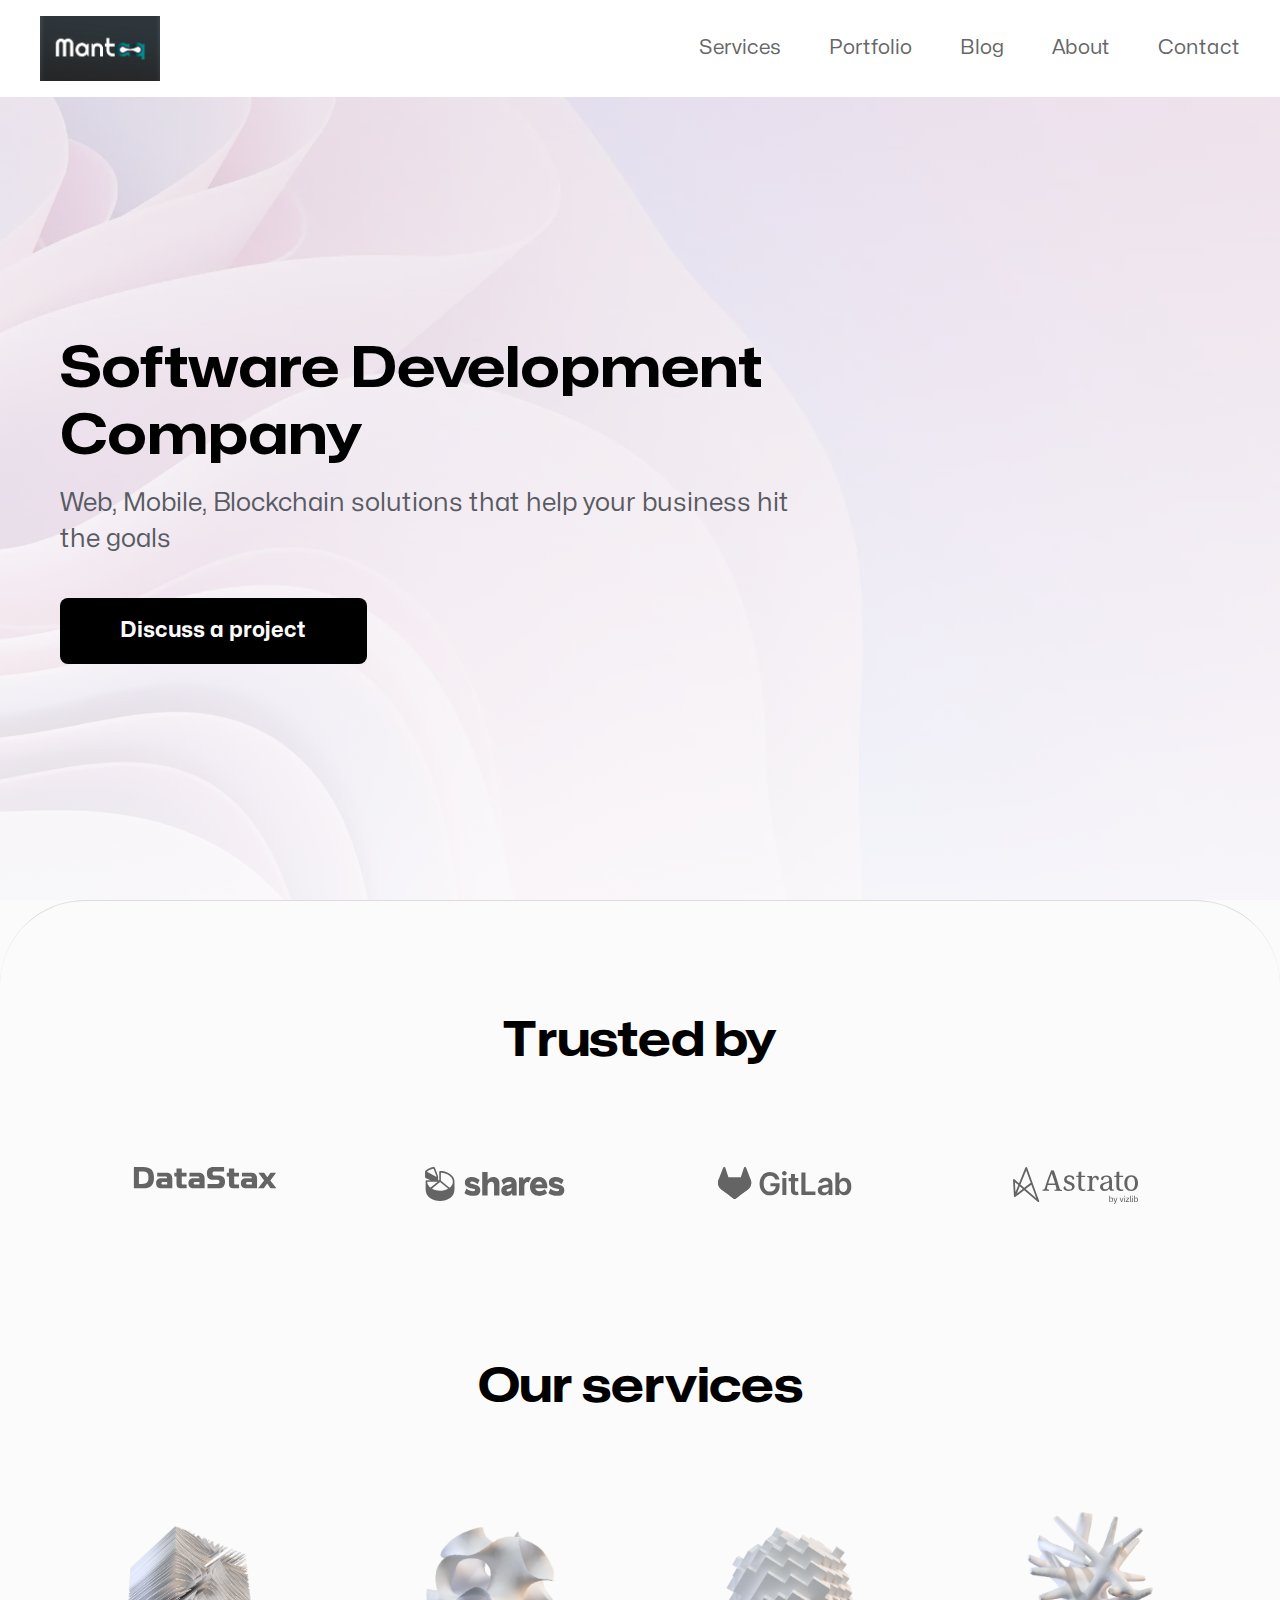
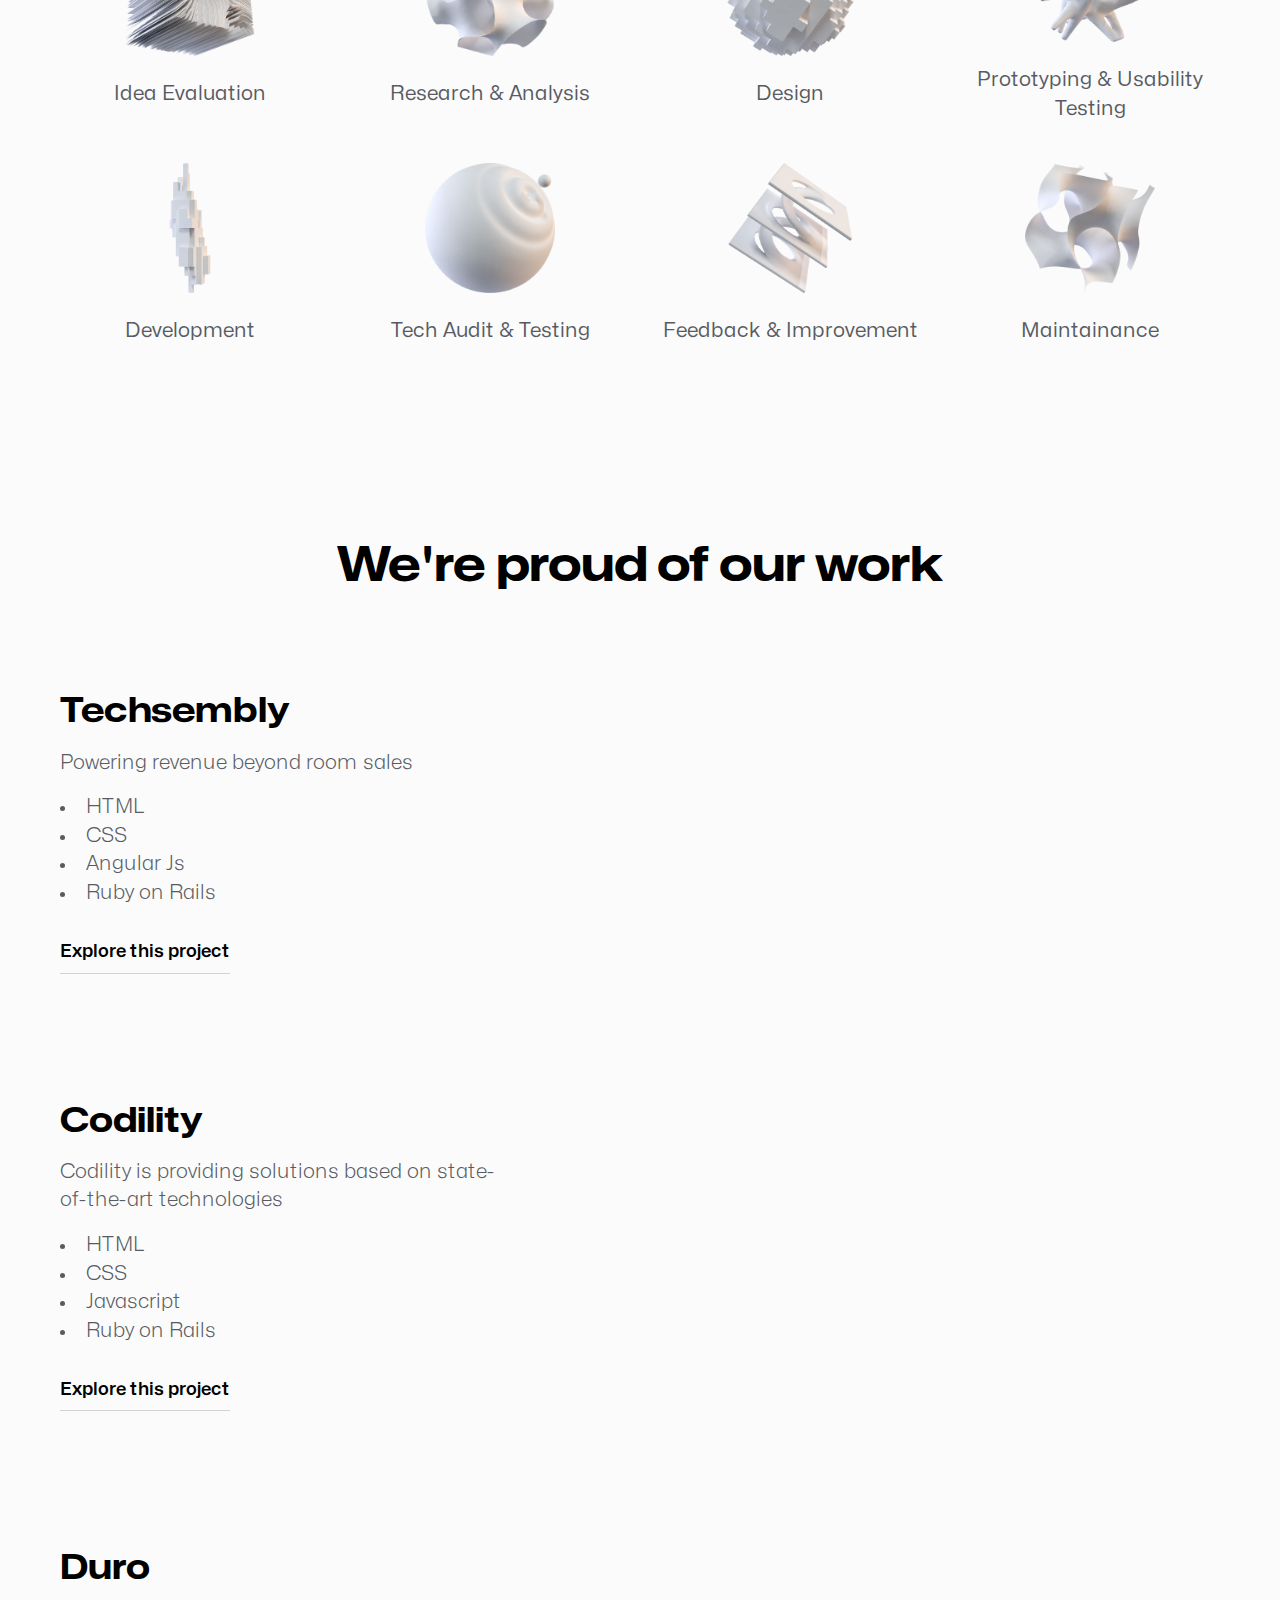
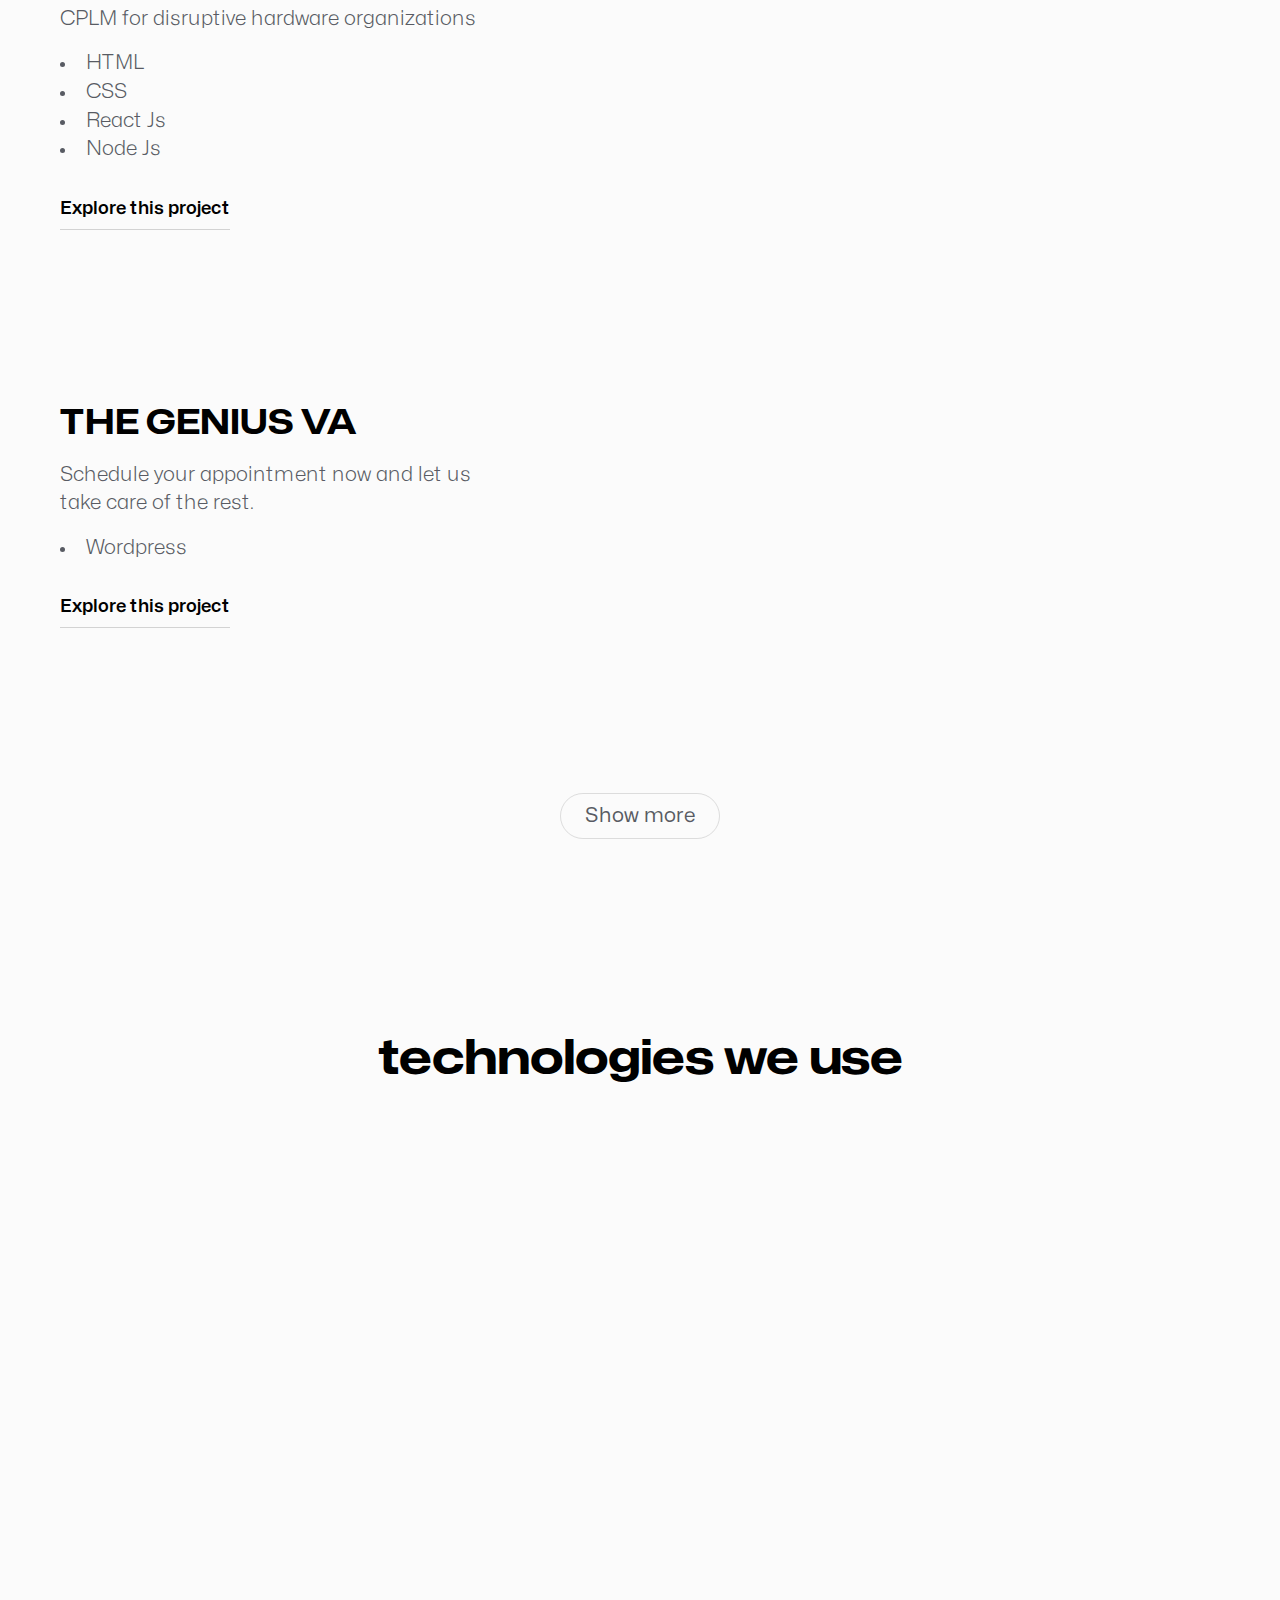
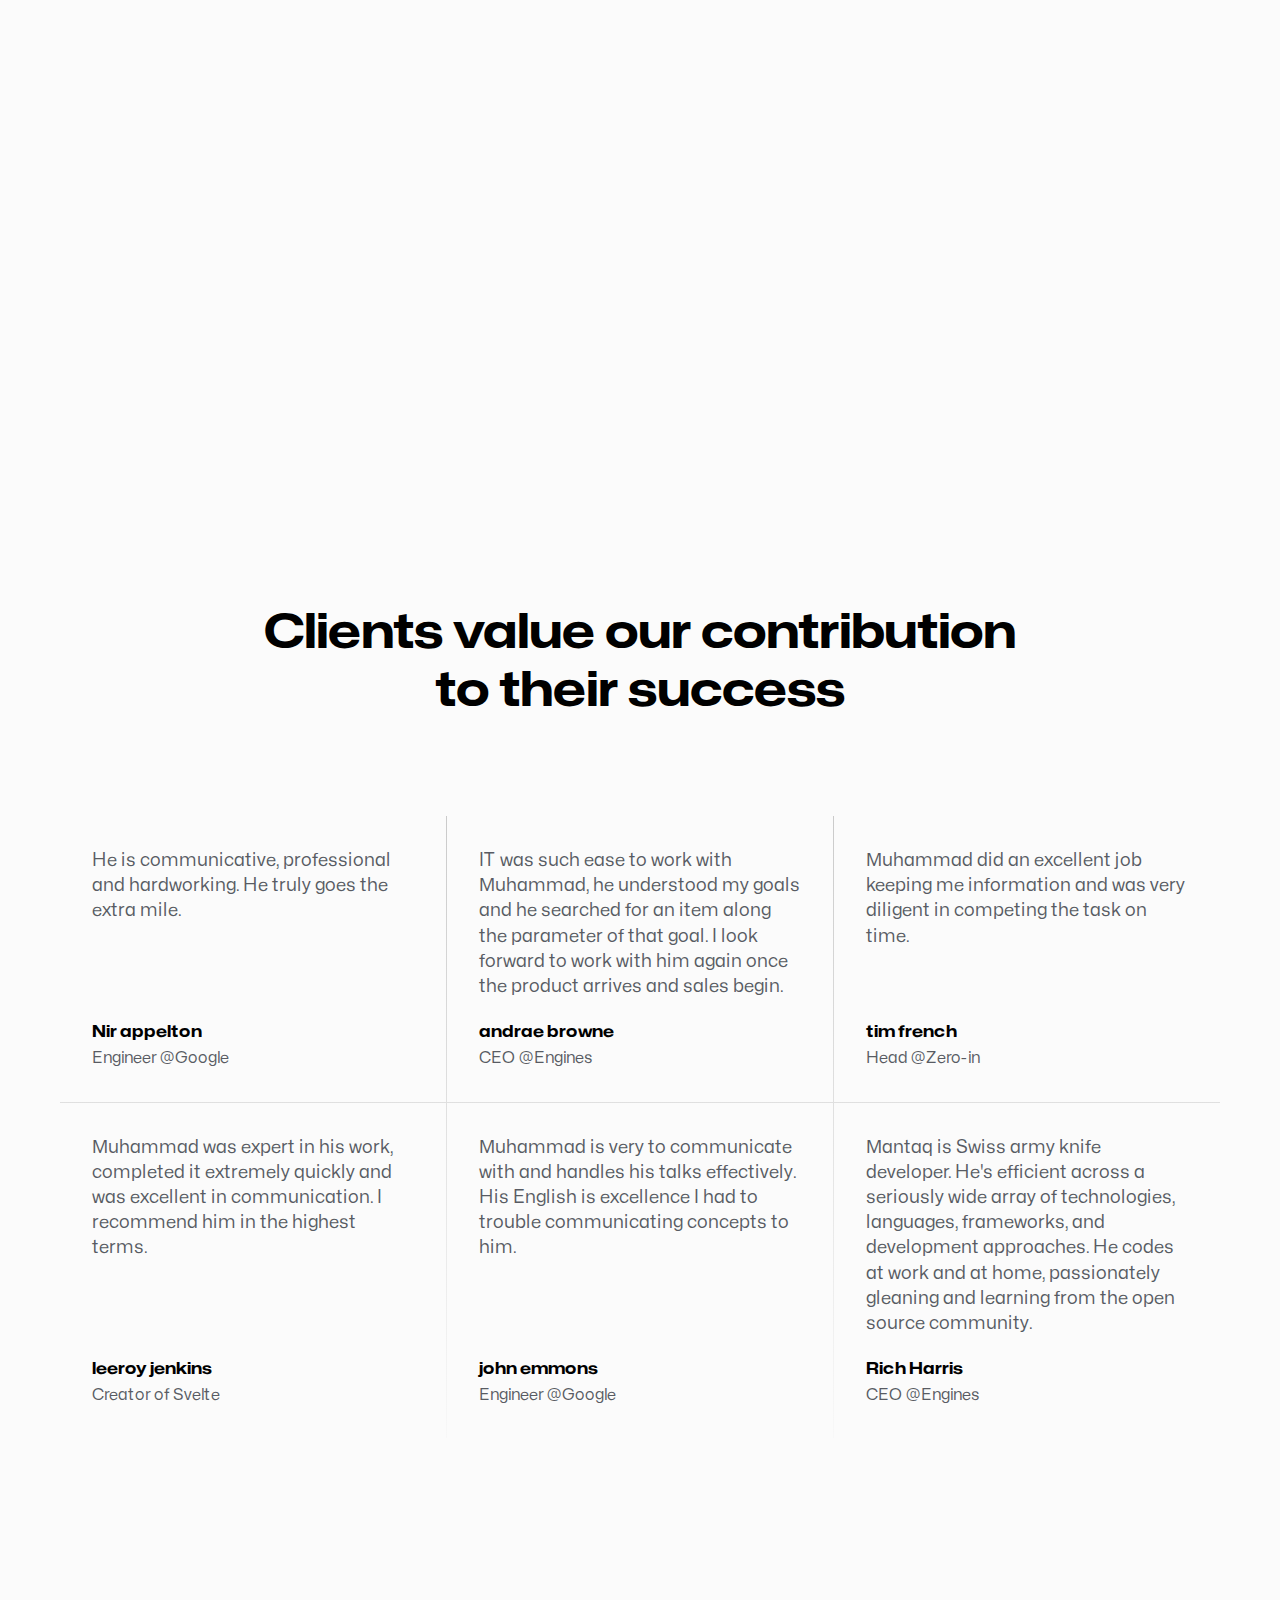
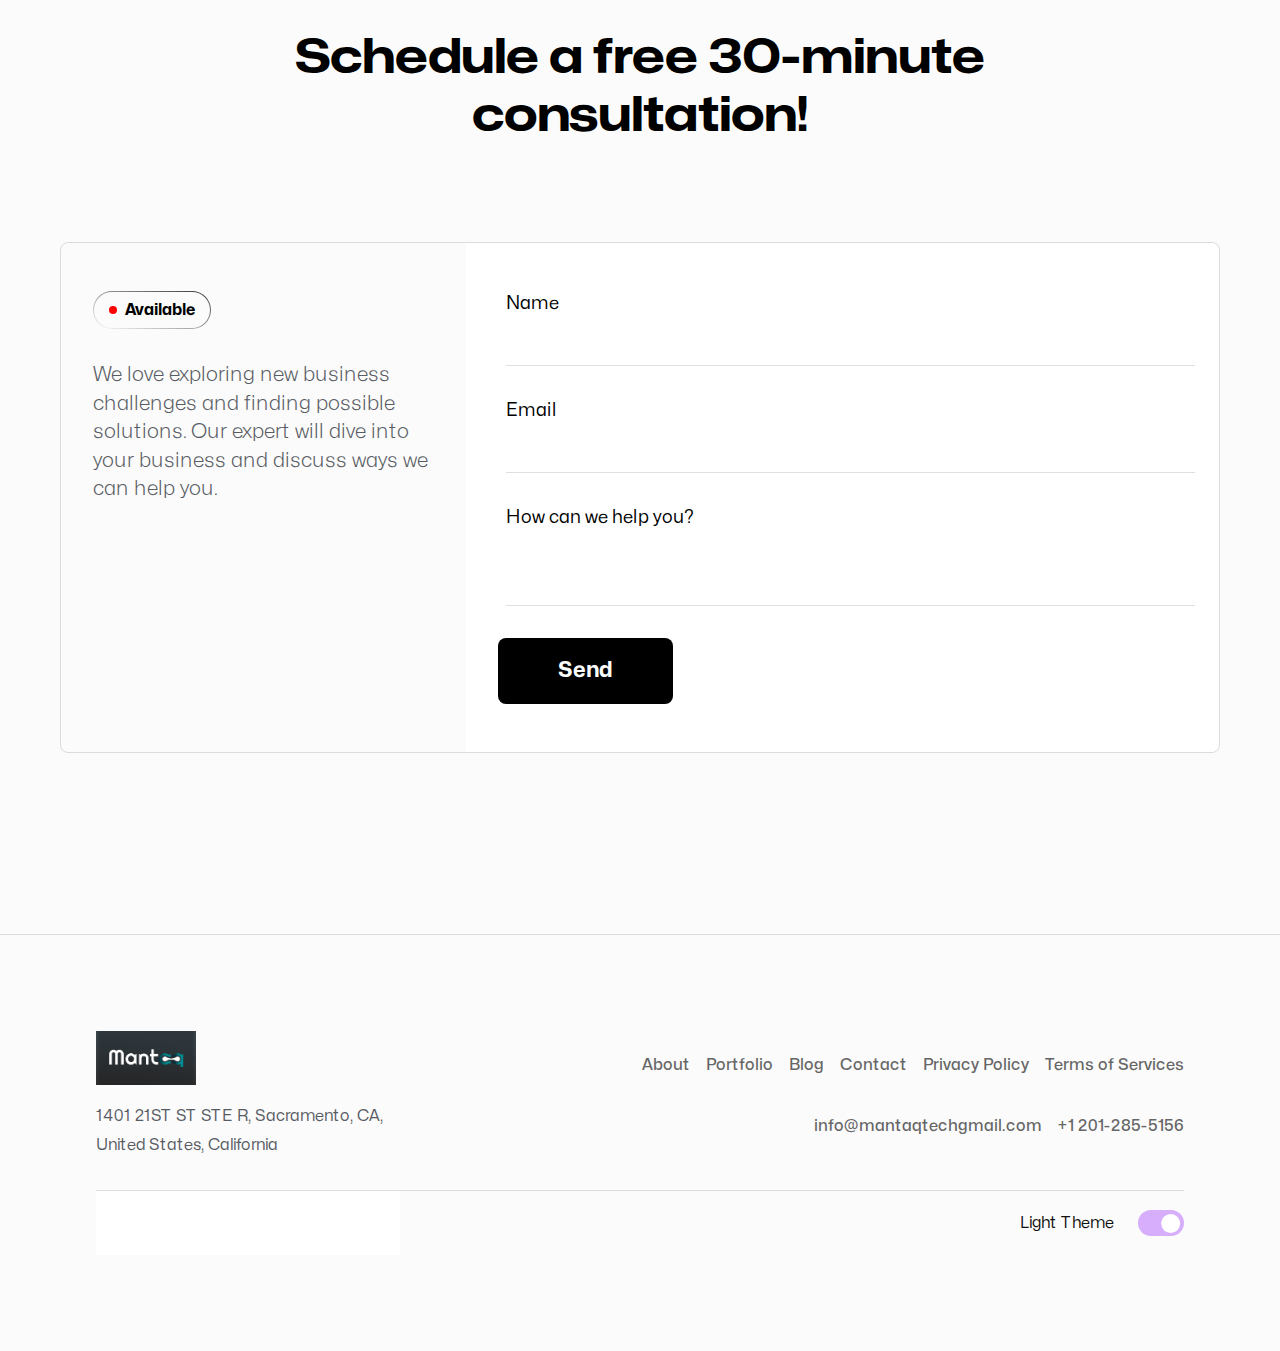
<file: index.html>
<!--
  Greetings!

  This delightful template has been meticulously crafted and brought to life by Syed Mohsin. It is generously shared with the world, inviting you to unleash your creativity and tailor it to your heart's content.
-->

<!-- For any inquiries or collaborations reach out to me at devsyedmohsin@gmail.com -->

<!--
  Embrace the guidance inscribed within the comments below to fashion an awe-inspiring portfolio of your own.
-->


<!DOCTYPE html>
<html lang="en">

<head>
  <meta charset="UTF-8" />
  <meta http-equiv="X-UA-Compatible" content="IE=edge" />
  <meta name="viewport" content="width=device-width, initial-scale=1.0" />
  <meta name="robots" content="index, follow" />

  <!-- Read and update content attributes accordingly  -->

  <meta name="description"
    content="Mantaq Tech is a trusted software IT company offering custom software development, mobile app, AI solutions, web development services. Trust us to deliver the results you need to thrive." />

  <!-- Google / Search Engine Tags -->
  <meta itemprop="name" content="Software Development Company">
  <meta itemprop="description"
    content="Mantaq Tech is a trusted software IT company offering custom software development, mobile app, AI solutions, web development services. Trust us to deliver the results you need to thrive.">

  <!-- Reference screenshot of updated site's header in place of content -->
  <meta itemprop="image" content="assets/images/sharing-card.png">

  <!-- Facebook Meta Tags -->
  <meta property="og:url" content="https://ossportfolio.netlify.app">
  <meta property="og:type" content="website">
  <meta property="og:title" content="Software development company">
  <meta property="og:description"
    content="Mantaq Tech is a trusted software IT company offering custom software development, mobile app, AI solutions, web development services. Trust us to deliver the results you need to thrive.">

  <!-- Reference screenshot of updated site's header in content -->
  <meta property="og:image" content="assets/images/sharing-card.png">

  <!-- Twitter Meta Tags -->
  <meta name="twitter:card" content="summary_large_image">
  <meta name="twitter:title" content="Malik Haziq's Portfolio">
  <meta name="twitter:description"
    content="Mantaq Tech is a trusted software IT company offering custom software development, mobile app, AI solutions, web development services. Trust us to deliver the results you need to thrive.">

  <!-- Reference screenshot of updated site's header in content -->
  <meta name="twitter:image" content="assets/images/sharing-card.png">


  <!-- Update favicon href attribute with image of yourself -->
  <!-- <link rel="shortcut icon" href="assets/images/favicons.png" type="image/png" /> -->

  <!-- Preloading fonts for better performance -->

  <link rel="preload" href="assets/fonts/Mona-Sans.woff2" as="font" type="font/woff2" crossorigin />

  <link rel="stylesheet" href="style.css" />
  <script src="script.js" defer></script>

  <!-- Google tag (gtag.js) -->
  <script async src="https://www.googletagmanager.com/gtag/js?id=G-2DDQVKC9T7"></script>
  <script>
    window.dataLayer = window.dataLayer || [];
    function gtag() { dataLayer.push(arguments); }
    gtag('js', new Date());

    gtag('config', 'G-2DDQVKC9T7');
  </script>
  <!-- Your name here -->
  <title>Software development company for you digital needs | Mantaq</title>
</head>

<body>

  <script>
    const theme = localStorage.getItem("theme") || "light";
    document.body.classList.add(theme);
  </script>

  <header class="header">
    <nav>
      <a href="index.html">
        <img src="./assets/images/logo3.jpg" alt="mantaq" class="mantaq-logo">
      </a>
      <img src="./assets/images/menu-icon.svg" alt="menu" class="nav-icons menu-icon">
      <img src="./assets/images/close-icon.svg" alt="close" class="nav-icons close-icon hidden">
      <ul>
        <li><a href="#services">Services</a></li>
        <li><a href="./work.html">Portfolio</a></li>
        <li><a href="./blog.html">Blog</a></li>
        <li><a href="./about.html">About</a></li>
        <li><a href="#contact">Contact</a></li>
      </ul>
    </nav>

    <div class="container hero-section">
      <div class="header-textbox">
        <h1 class="h1">
          Software Development <br/>Company
        </h1>

        <p class="header-text">
          Web, Mobile, Blockchain solutions that help your business hit the goals
        </p>

        <div class="header-btns">
          <a href="#contact" class="btn btn-cta">Discuss a project</a>
        </div>
      </div>
    </div>
  </header>

  <main>
    <section class="client">
      <div class="container">
        <h2 class="h2">Trusted by</h2>
        <div class="logos">
          <div class="logo-group">
            <img loading="lazy" src="assets/images/trusted-by/stripe.svg" alt="Ideacraft" class="logo hide to-top" />

            <img loading="lazy" src="assets/images/trusted-by/datastax.svg" alt="Golden grid" class="logo" />

            <img loading="lazy" src="assets/images/trusted-by/coke.svg" alt="Theia" class="logo hide to-bottom" />
          </div>
          <div class="logo-group">
            <img loading="lazy" src="assets/images/trusted-by/gm.svg" alt="General motors" class="logo hide to-top" />

            <img loading="lazy" src="assets/images/trusted-by/shares.svg" alt="Chippy" class="logo" />
            <img loading="lazy" src="assets/images/trusted-by/shopify.svg" alt="Shopify" class="logo hide to-bottom" />
          </div>
          <div class="logo-group">
            <img loading="lazy" src="assets/images/trusted-by/agency-elevation.svg" alt="Agency elevation"
              class="logo hide to-top" /><img loading="lazy" src="assets/images/trusted-by/gitlab.svg" alt="Ron jones"
              class="logo" /><img loading="lazy" src="assets/images/trusted-by/duolingo.svg" alt="Mighty furniture's"
              class="logo hide to-bottom" />
          </div>
          <div class="logo-group">
            <img loading="lazy" src="assets/images/trusted-by/coyote.svg" alt="Bulls eye" class="logo hide to-top" />
            <img loading="lazy" src="assets/images/trusted-by/astrato.svg" alt="Chippy" class="logo" />
            <img loading="lazy" src="assets/images/trusted-by/mercado.svg" alt="Fastlane" class="logo hide to-bottom" />
          </div>
        </div>
      </div>
    </section>

    <section>
      <div class="container">
        <h2 class="h2" id="services">Our services</h2>
        <div class="services">
          <article>
            <img src="./assets/images/services/1.png" alt="Idea Evaluation">
            <p>Idea Evaluation</p>
          </article>
          <article>
            <img src="./assets/images/services/2.png" alt="Research & Analysis">
            <p>Research & Analysis</p>
          </article>
          <article>
            <img src="./assets/images/services/3.png" alt="Design">
            <p>Design</p>
          </article>
          <article>
            <img src="./assets/images/services/4.png" alt="Prototyping & Usability Testing">
            <p>Prototyping & Usability Testing</p>
          </article>
          <article>
            <img src="./assets/images/services/5.png" alt="Development">
            <p>Development</p>
          </article>
          <article>
            <img src="./assets/images/services/6.png" alt="Tech Audit & Testing">
            <p>Tech Audit & Testing</p>
          </article>
          <article>
            <img src="./assets/images/services/7.png" alt="Feedback & Improvement">
            <p>Feedback & Improvement</p>
          </article>
          <article>
            <img src="./assets/images/services/8.png" alt="Maintainance">
            <p>Maintainance</p>
          </article>
        </div>
      </div>
    </section>

    <section class="work" aria-label="hidden">
      <div class="container">
        <h2 class="h2" id="work">We're proud of our work</h2>
        <div class="work-boxes">
          <div class="work-box">
            <div class="work-textbox">
              <h3 class="h3">Techsembly</h3>
              <p class="work-text">Powering revenue beyond room sales</p>
              <ol class="work-technologies">
                <li>HTML</li>
                <li>CSS</li>
                <li>Angular Js</li>
                <li>Ruby on Rails</li>
              </ol>
              <div class="work-links">
                <a href="https://chars.techsembly.com/rafflestest" target="_blank" rel="noopener" class="link">Explore this
                  project</a> 
              </div>
            </div>
            <picture class="work-img">
              <img loading="lazy" src="assets/images/work/techsembly.png" alt="Techsembly" />
            </picture>
          </div>

          <div class="work-box">
            <div class="work-textbox">
              <h3 class="h3">Codility</h3>
              <p class="work-text">Codility is providing solutions based on state-of-the-art technologies</p>
              <ol class="work-technologies">
                <li>HTML</li>
                <li>CSS</li>
                <li>Javascript</li>
                <li>Ruby on Rails</li>
              </ol>
              <div class="work-links">
                <a href="https://codility.co/" target="_blank" rel="noopener" class="link">Explore this
                  project</a> 
              </div>
            </div>
            <picture class="work-img">
              <img loading="lazy" src="assets/images/work/codility.png" alt="Codility" />
            </picture>
          </div>

          <div class="work-box">
            <div class="work-textbox">
              <h3 class="h3">Duro</h3>
              <p class="work-text">CPLM for disruptive hardware organizations</p>
              <ol class="work-technologies">
                <li>HTML</li>
                <li>CSS</li>
                <li>React Js</li>
                <li>Node Js</li>
              </ol>
              <div class="work-links">
                <a href="https://www.durolabs.co" target="_blank" rel="noopener" class="link">Explore this
                  project</a> 
              </div>
            </div>
            <picture class="work-img">
              <img loading="lazy" src="assets/images/work/durolabs.png" alt="durolabs" />
            </picture>
          </div>

          <div class="work-box">
            <div class="work-textbox">
              <h3 class="h3">THE GENIUS VA</h3>
              <p class="work-text">Schedule your appointment now and let us take care of the rest. </p>
              <ol class="work-technologies">
                <li>Wordpress</li>
              </ol>
              <div class="work-links">
                <a href="https://thegeniusva.com" target="_blank" rel="noopener" class="link">Explore this
                  project</a> 
              </div>
            </div>
            <picture class="work-img">
              <img loading="lazy" src="assets/images/work/thegeniusva.png" alt="The genius VA" />
            </picture>
          </div>
          <div class="show-work">
            <a href="./work.html" class="show-work-btn">Show more</a>
          </div>

        </div>
      </div>
    </section>

    <section class="skills">
      <div class="container">
        <h2 class="h2" id="skills">technologies we use</h2>
        <div class="skills-imgs">
          <img src="assets/images/skills/html.png" alt="HTML" class="skills-img" loading="lazy" title="HTML">
          <img src="assets/images/skills/css.webp" alt="CSS" class="skills-img" loading="lazy" title="CSS">
          <img src="assets/images/skills/sass.png" alt="SCSS" class="skills-img" loading="lazy" title="SCSS">
          <img src="assets/images/skills/bootstap.png" alt="bootstrap" class="skills-img" loading="lazy" title="bootstrap">
          <img src="assets/images/skills/tailwind.png" alt="Tailwind" class="skills-img" loading="lazy" title="Tailwind">
          <img src="assets/images/skills/js.webp" alt="JavaScript" class="skills-img" loading="lazy" title="JavaScript">
          <img src="assets/images/skills/react.webp" alt="React" class="skills-img" loading="lazy" title="React">
          <img src="assets/images/skills/angular.png" alt="angular" class="skills-img" loading="lazy" title="angular">
          <img src="assets/images/skills/node.png" alt="node js" class="skills-img" loading="lazy" title="node js">
          <img src="assets/images/skills/ruby.png" alt="ruby" class="skills-img" loading="lazy" title="ruby">
          <img src="assets/images/skills/php.png" alt="php" class="skills-img" loading="lazy" title="php">
          <img src="assets/images/skills/laravel.png" alt="laraval" class="skills-img" loading="lazy" title="laraval">
          <img src="assets/images/skills/sqlServer.png" alt="SQL" class="skills-img" loading="lazy" title="SQL">
          <img src="assets/images/skills/C++.png" alt="c++" class="skills-img" loading="lazy" title="c++">
          <img src="assets/images/skills/csharp.png" alt="c sharp" class="skills-img" loading="lazy" title="c sharp">
          <img src="assets/images/skills/git.webp" alt="Git" class="skills-img" loading="lazy" title="Git">
          </figure>
        </div>
      </div>
    </section>

    <section class="recommendations container">
      <h2 class="h2">Clients value our contribution <br/>to their success</h2>
      <ol class="testimonials cards" tabindex="0">
        <li class="testimonial card">
          <blockquote class="testimonial-text">
            He is communicative, professional and hardworking. He truly goes the extra mile.
          </blockquote>
          <figure class="testimonial-author">
            <figcaption>
              <h3 class="testimonial-author-name">Nir appelton</h3>
              <p class="testimonial-author-job">Engineer @Google</p>
            </figcaption>
          </figure>
        </li>
        <li class="testimonial card">
          <blockquote class="testimonial-text">
            IT was such ease to work with Muhammad, he understood my goals and he searched for an item along the parameter of that goal. I look forward to work with him again once the product arrives and sales begin.
          </blockquote>
          <figure class="testimonial-author">
            <figcaption>
              <h3 class="testimonial-author-name">andrae browne</h3>
              <p class="testimonial-author-job">CEO @Engines</p>
            </figcaption>
          </figure>
        </li>
        <li class="testimonial card">
          <blockquote class="testimonial-text">
            Muhammad did an excellent job keeping me information and was very diligent in competing the task on time.
          </blockquote>
          <figure class="testimonial-author">
            <figcaption>
              <h3 class="testimonial-author-name">tim french</h3>
              <p class="testimonial-author-job">Head @Zero-in</p>
            </figcaption> 
          </figure>
        </li>
        <li class="testimonial card">
          <blockquote class="testimonial-text">
            Muhammad was expert in his work, completed it extremely quickly and was excellent in communication. I recommend him in the highest terms.
          </blockquote>
          <figure class="testimonial-author">
            <figcaption>
              <h3 class="testimonial-author-name">leeroy jenkins</h3>
              <p class="testimonial-author-job">Creator of Svelte</p>
            </figcaption>
          </figure>
        </li>
        <li class="testimonial card">
          <blockquote class="testimonial-text">
            Muhammad is very to communicate with and handles his talks effectively. His English is excellence I had to trouble communicating concepts to him.
          </blockquote>
          <figure class="testimonial-author">
            <figcaption>
              <h3 class="testimonial-author-name">john emmons</h3>
              <p class="testimonial-author-job">Engineer @Google</p>
            </figcaption>
          </figure>
        </li>
        <li class="testimonial card">
          <blockquote class="testimonial-text">
            Mantaq is Swiss army knife developer. He's efficient across a
            seriously wide array of technologies, languages, frameworks, and
            development approaches. He codes at work and at home, passionately
            gleaning and learning from the open source community.
          </blockquote>
          <figure class="testimonial-author">
            <figcaption>
              <h3 class="testimonial-author-name">Rich Harris</h3>
              <p class="testimonial-author-job">CEO @Engines</p>
            </figcaption>
          </figure>
        </li>
      </ol>
    </section>

    <section class="contact">
      <div class="container">
        <h2 class="h2" id="contact">Schedule a free 30-minute <br/>consultation!</h2>
        <div class="contact-content">
          <div class="contact-textbox">
            <strong href="#" class="hire-alert">
              <span class="indicator"></span>
              Available
            </strong>
            <p class="contact-text">
              We love exploring new business challenges and finding possible solutions. Our expert will dive into your business and discuss ways we can help you.
            </p>
          </div>
          <form class="contact-form" name="netlify form" netlify>
            <div class="form-field">
              <label for="name">Name</label>
              <input type="text" name="name" id="name" required />
            </div>
            <div class="form-field">
              <label for="email">Email</label>
              <input type="email" name="email" id="email" required inputmode="email" />
            </div>
            <div class="form-field">
              <label for="message">How can we help you?</label>
              <textarea name="message" id="message" required></textarea>
            </div>
            <button type="submit" class="btn btn-cta">Send</button>
          </form>
        </div>
      </div>
    </section>
  </main>

  <footer class="footer">
    <div>
      <div class="main-footer">
        <aside class="footer-logo-section">
          <img src="./assets/images/logo3.jpg" alt="mantaq logo" class="footer-logo">
          <span class="address">1401 21ST ST STE R, Sacramento, CA, United States, California</span>
        </aside>
        <aside class="links-footer">
          <div>
            <!-- <h3 class="footer-link-heading">Company</h3> -->
            <ul class="links-list">
              <li><a href="about.html" class="footer-link">About</a></li>
              <li><a href="work.html" class="footer-link">Portfolio</a></li>
              <li><a href="blog.html" class="footer-link">Blog</a></li>
              <li><a href="index.html#contact" class="footer-link">Contact</a></li>
              <li><a href="#" class="footer-link">Privacy&nbsp;Policy</a></li>
              <li><a href="#" class="footer-link">Terms&nbsp;of&nbsp;Services</a></li>
            </ul>
          </div>
          <div>
            <!-- <h3 class="footer-link-heading">Contact-info</h3> -->
            <ul class="links-list">
              <li><a href="mailto:info@mantaqtechgmail.com" class="footer-link">info@mantaqtechgmail.com</a></li>
              <li><a href="callto:+1201-285-5156" class="footer-link">+1 201-285-5156</a></li>
            </ul>
          </div>
        </aside>
      </div>
      <div class="footer-content">
        <nav>
          <ol class="footer-links">
            <li class="footer-link">
              <a title="Linkedin" href="https://www.linkedin.com/company/mantaq/" target="_blank"
                rel="noopener"><img loading="lazy" src="assets/images/social-links/linkedin.svg" alt="Linkedin" /></a>
            </li>
            <li class="footer-link">
              <a title="twitter" href="https://twitter.com/mantaqsolutions?s=11" target="_blank"
                rel="noopener"><img loading="lazy" src="assets/images/social-links/twitter.svg" alt="twitter" /></a>
            </li>
            <li class="footer-link">
              <a title="instagram" href="https://www.instagram.com/mantaq_solutions/" target="_blank"
                rel="noopener"><img loading="lazy" src="assets/images/social-links/instagram.svg" alt="instagram" /></a>
            </li>
            <li class="footer-link">
              <a title="Facebook" href="https://www.facebook.com/profile.php?id=61554034550531&mibextid=tzlV2A" target="_blank"
                rel="noopener"><img loading="lazy" src="assets/images/social-links/facebook.svg" alt="Facebook" /></a>
            </li>
          </ol>
        </nav>
        <label class="theme-switch" for="theme-switch">
          <span>Light Theme</span>
          <input type="checkbox" id="theme-switch" role="switch" />
        </label>
      </div>
    </div>
  </footer>
</body>

</html>
</file>
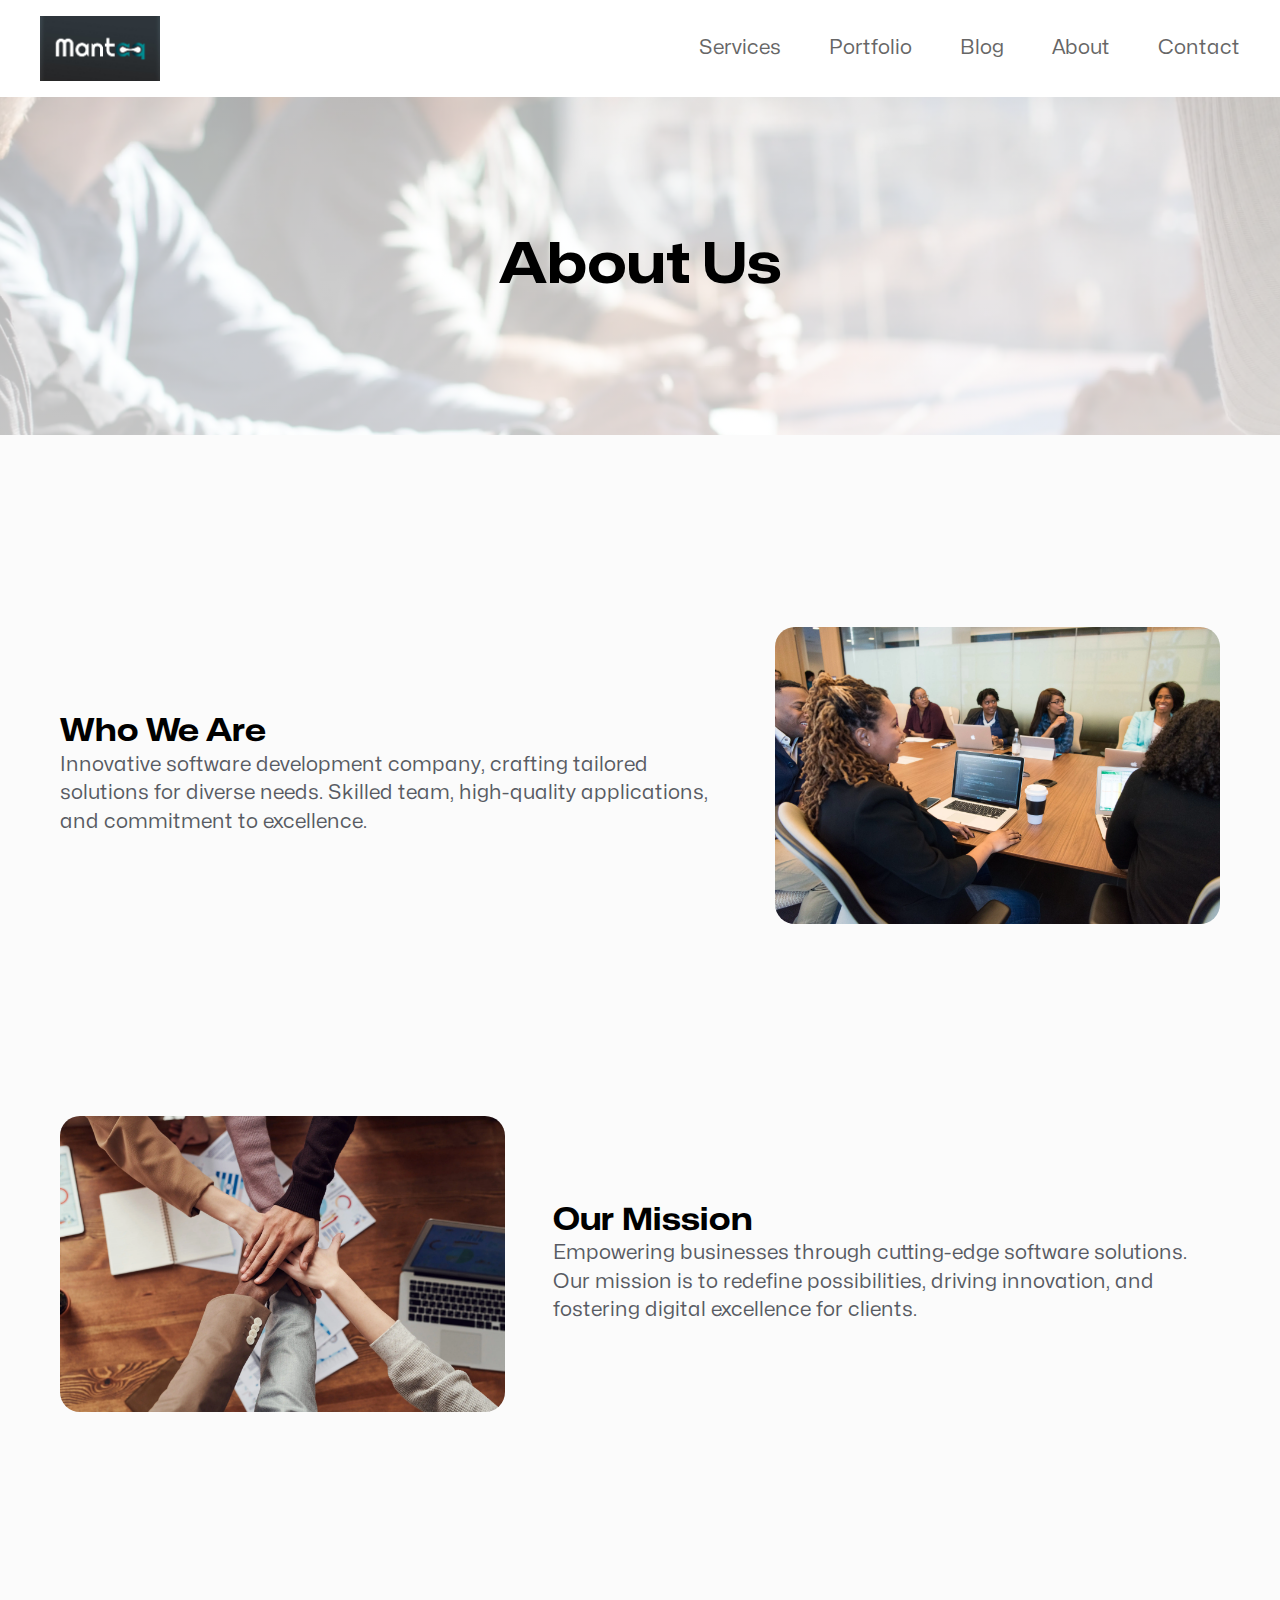
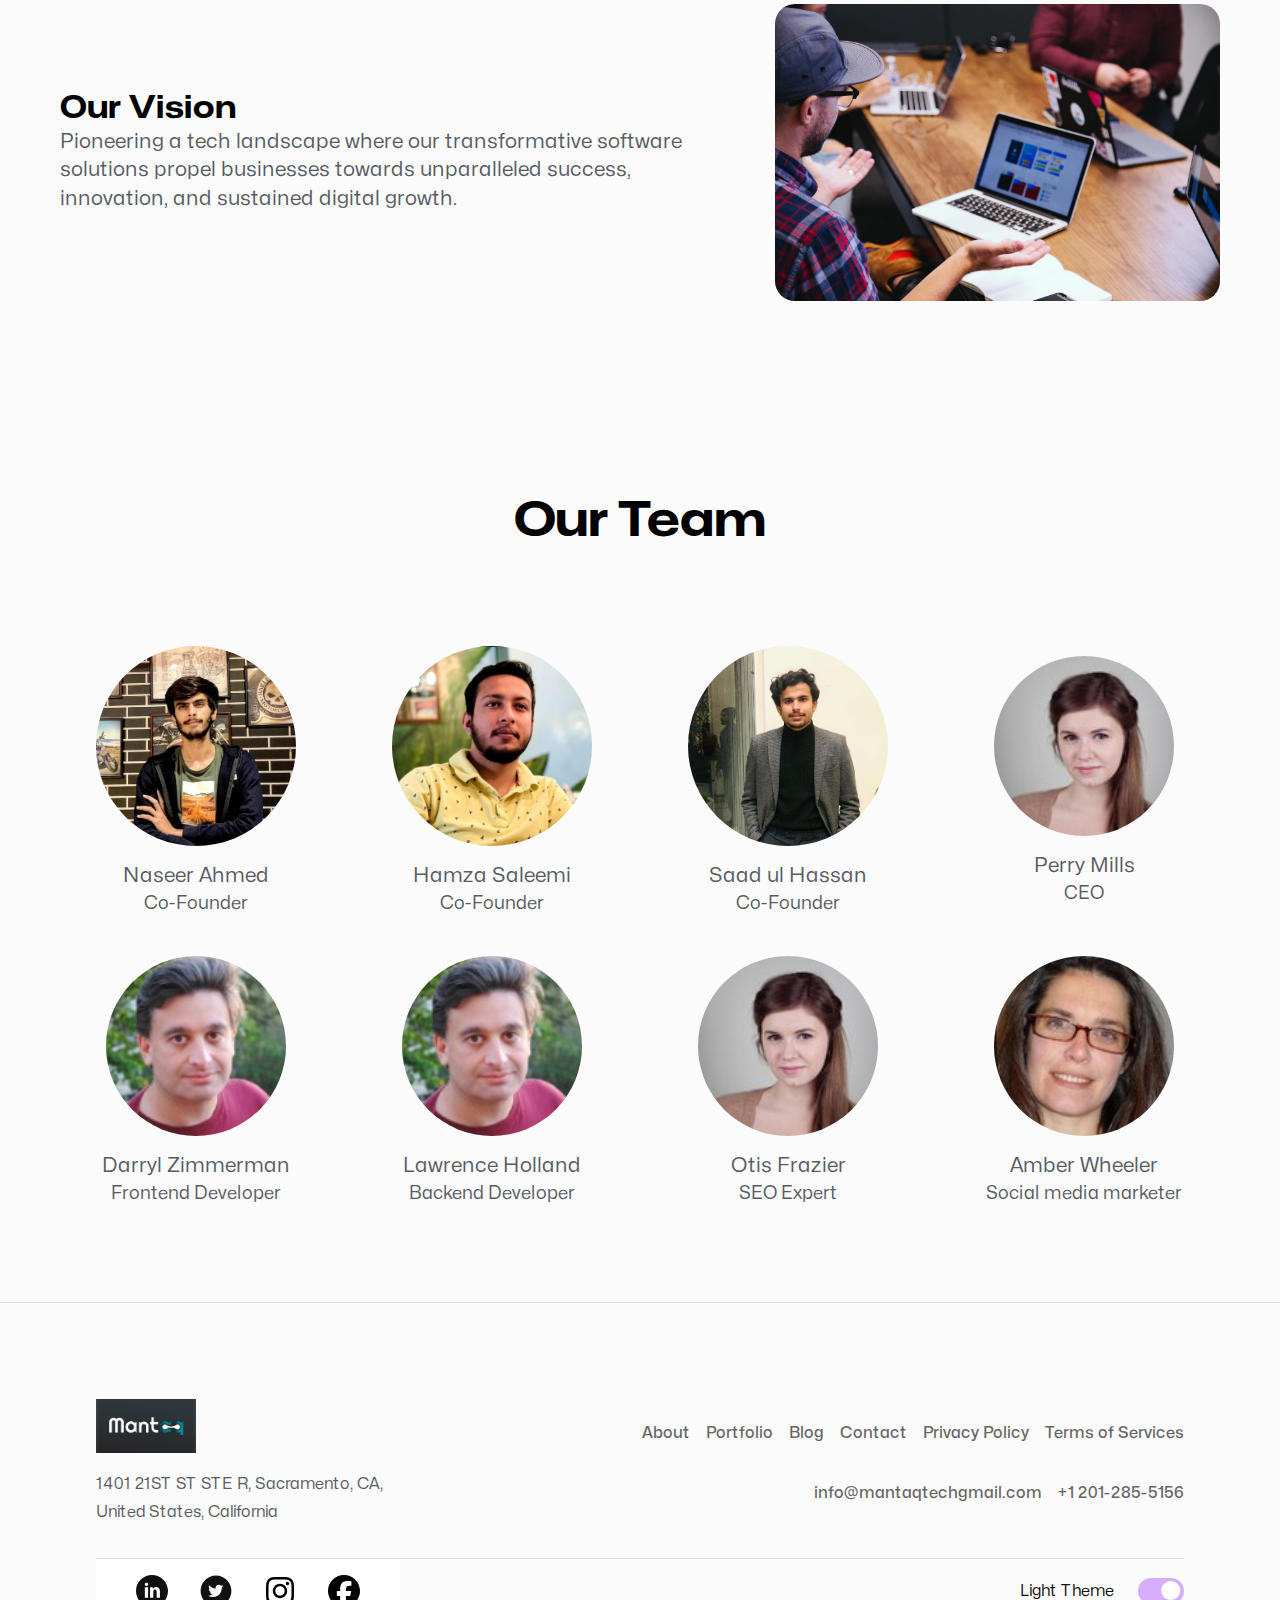
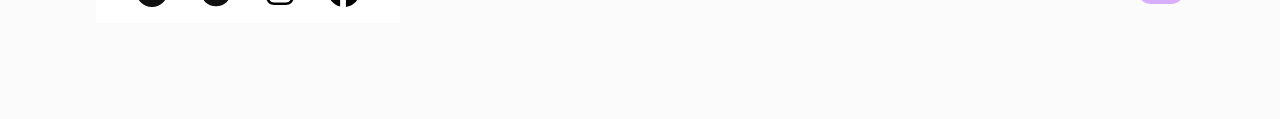
<file: about.html>
<!DOCTYPE html>
<html lang="en">
<head>
    <meta charset="UTF-8">
    <meta name="viewport" content="width=device-width, initial-scale=1.0">
    <title>Mantaq Tech Blog</title>

  <link rel="stylesheet" href="style.css" />
  <link rel="stylesheet" href="about.css" />
  <script src="./script.js" defer></script>

</head>
<body>

    <script>
        const theme = localStorage.getItem("theme") || "light";
        document.body.classList.add(theme);
    </script>

    <header class="about-header">
        <nav>
            <a href="index.html">
                <img src="./assets/images/logo3.jpg" alt="mantaq" class="mantaq-logo">
            </a>
            <img src="./assets/images/menu-icon.svg" alt="menu" class="nav-icons menu-icon">
            <img src="./assets/images/close-icon.svg" alt="close" class="nav-icons close-icon hidden">
            <ul>
                <li><a href="index.html#services">Services</a></li>
                <li><a href="./work.html">Portfolio</a></li>
                <li><a href="./blog.html">Blog</a></li>
                <li><a href="/">About</a></li>
              <li><a href="index.html#contact">Contact</a></li>
            </ul>
        </nav>

        <figure class="about-section container">
            <div class="about-text-box">
              <h1 class="h1">
                About Us
              </h1>
            </div>
        </figure>
    </header>

    <section class="container about-details-section">
        <aside class="about-details-text-box">
            <h2 class="about-details-heading">Who We Are</h2>
            <p>Innovative software development company, crafting tailored solutions for diverse needs. Skilled team, high-quality applications, and commitment to excellence.</p>
        </aside>
        <picture class="about-details-img">
            <img src="./assets/images/about/wwa.webp" alt="group of people" loading="lazy">
        </picture>
    </section>

    <section class="container about-details-section om-section">
        <aside class="about-details-text-box">
            <h2 class="about-details-heading">Our Mission</h2>
            <p>Empowering businesses through cutting-edge software solutions. Our mission is to redefine possibilities, driving innovation, and fostering digital excellence for clients.</p>
        </aside>
        <picture class="about-details-img">
            <img src="./assets/images/about/om.webp" alt="group of people putting hands on top of eacth other's hand" loading="lazy">
        </picture>
    </section>

    <section class="container about-details-section">
        <aside class="about-details-text-box">
            <h2 class="about-details-heading">Our Vision</h2>
            <p>Pioneering a tech landscape where our transformative software solutions propel businesses towards unparalleled success, innovation, and sustained digital growth.</p>
        </aside>
        <picture class="about-details-img">
            <img src="./assets/images/about/ov.webp" alt="group of people" loading="lazy">
        </picture>
    </section>

    <section>
        <div class="conatianer">
            <h2 class="h2">Our Team</h2>
            <div class="team-section container">
                <article class="team-member">
                    <img src="./assets/images/team/1.jpg" alt="Naseer Ahmed" class="member-img">
                    <p class="member-name">Naseer Ahmed</p>
                    <span class="member-position">Co-Founder</span>
                </article>
                <article class="team-member">
                  <img src="./assets/images/team/2.jpg" alt="Hamza Saleemi" class="member-img">
                  <p class="member-name">Hamza Saleemi</p>
                  <span class="member-position">Co-Founder</span>
              </article>
              <article class="team-member">
                <img src="./assets/images/team/3.jpg" alt="Saad ul Hassan" class="member-img">
                <p class="member-name">Saad ul Hassan</p>
                <span class="member-position">Co-Founder</span>
            </article>
                <article class="team-member">
                    <img src="./assets/images/team/5.jpg" alt="Team memner image" class="member-img">
                    <p class="member-name">Perry Mills</p>
                    <span class="member-position">CEO</span>
                </article>
                <article class="team-member">
                    <img src="./assets/images/team/4.jpg" alt="Team memner image" class="member-img">
                    <p class="member-name">Darryl Zimmerman</p>
                    <span class="member-position">Frontend Developer</span>
                </article>
                <article class="team-member">
                    <img src="./assets/images/team/4.jpg" alt="Team memner image" class="member-img">
                    <p class="member-name">Lawrence Holland</p>
                    <span class="member-position">Backend Developer</span>
                </article>
                <article class="team-member">
                    <img src="./assets/images/team/5.jpg" alt="Team memner image" class="member-img">
                    <p class="member-name">Otis Frazier</p>
                    <span class="member-position">SEO Expert</span>
                </article>
                <article class="team-member">
                    <img src="./assets/images/team/6.jpg" alt="Team memner image" class="member-img">
                    <p class="member-name">Amber Wheeler</p>
                    <span class="member-position">Social media marketer</span>
                </article>
            </div>
        </div>
    </section>

    <footer class="footer">
        <div>
          <div class="main-footer">
            <aside class="footer-logo-section">
              <img src="./assets/images/logo3.jpg" alt="mantaq logo" class="footer-logo">
              <span class="address">1401 21ST ST STE R, Sacramento, CA, United States, California</span>
            </aside>
            <aside class="links-footer">
              <div>
                <!-- <h3 class="footer-link-heading">Company</h3> -->
                <ul class="links-list">
                  <li><a href="about.html" class="footer-link">About</a></li>
                  <li><a href="work.html" class="footer-link">Portfolio</a></li>
                  <li><a href="blog.html" class="footer-link">Blog</a></li>
                  <li><a href="index.html#contact" class="footer-link">Contact</a></li>
                  <li><a href="#" class="footer-link">Privacy&nbsp;Policy</a></li>
                  <li><a href="#" class="footer-link">Terms&nbsp;of&nbsp;Services</a></li>
                </ul>
              </div>
              <div>
                <!-- <h3 class="footer-link-heading">Contact-info</h3> -->
                <ul class="links-list">
                  <li><a href="mailto:info@mantaqtechgmail.com" class="footer-link">info@mantaqtechgmail.com</a></li>
                  <li><a href="callto:+1201-285-5156" class="footer-link">+1 201-285-5156</a></li>
                </ul>
              </div>
            </aside>
          </div>
          <div class="footer-content">
            <nav>
              <ol class="footer-links">
                <li class="footer-link">
                  <a title="Linkedin" href="https://www.linkedin.com/company/mantaq/" target="_blank"
                    rel="noopener"><img loading="lazy" src="assets/images/social-links/linkedin.svg" alt="Linkedin" /></a>
                </li>
                <li class="footer-link">
                  <a title="twitter" href="https://twitter.com/mantaqsolutions?s=11" target="_blank"
                    rel="noopener"><img loading="lazy" src="assets/images/social-links/twitter.svg" alt="twitter" /></a>
                </li>
                <li class="footer-link">
                  <a title="instagram" href="https://www.instagram.com/mantaq_solutions/" target="_blank"
                    rel="noopener"><img loading="lazy" src="assets/images/social-links/instagram.svg" alt="instagram" /></a>
                </li>
                <li class="footer-link">
                  <a title="Facebook" href="https://www.facebook.com/profile.php?id=61554034550531&mibextid=tzlV2A" target="_blank"
                    rel="noopener"><img loading="lazy" src="assets/images/social-links/facebook.svg" alt="Facebook" /></a>
                </li>
              </ol>
            </nav>
            <label class="theme-switch" for="theme-switch">
              <span>Light Theme</span>
              <input type="checkbox" id="theme-switch" role="switch" />
            </label>
          </div>
        </div>
      </footer>
</body>
</html>
</file>
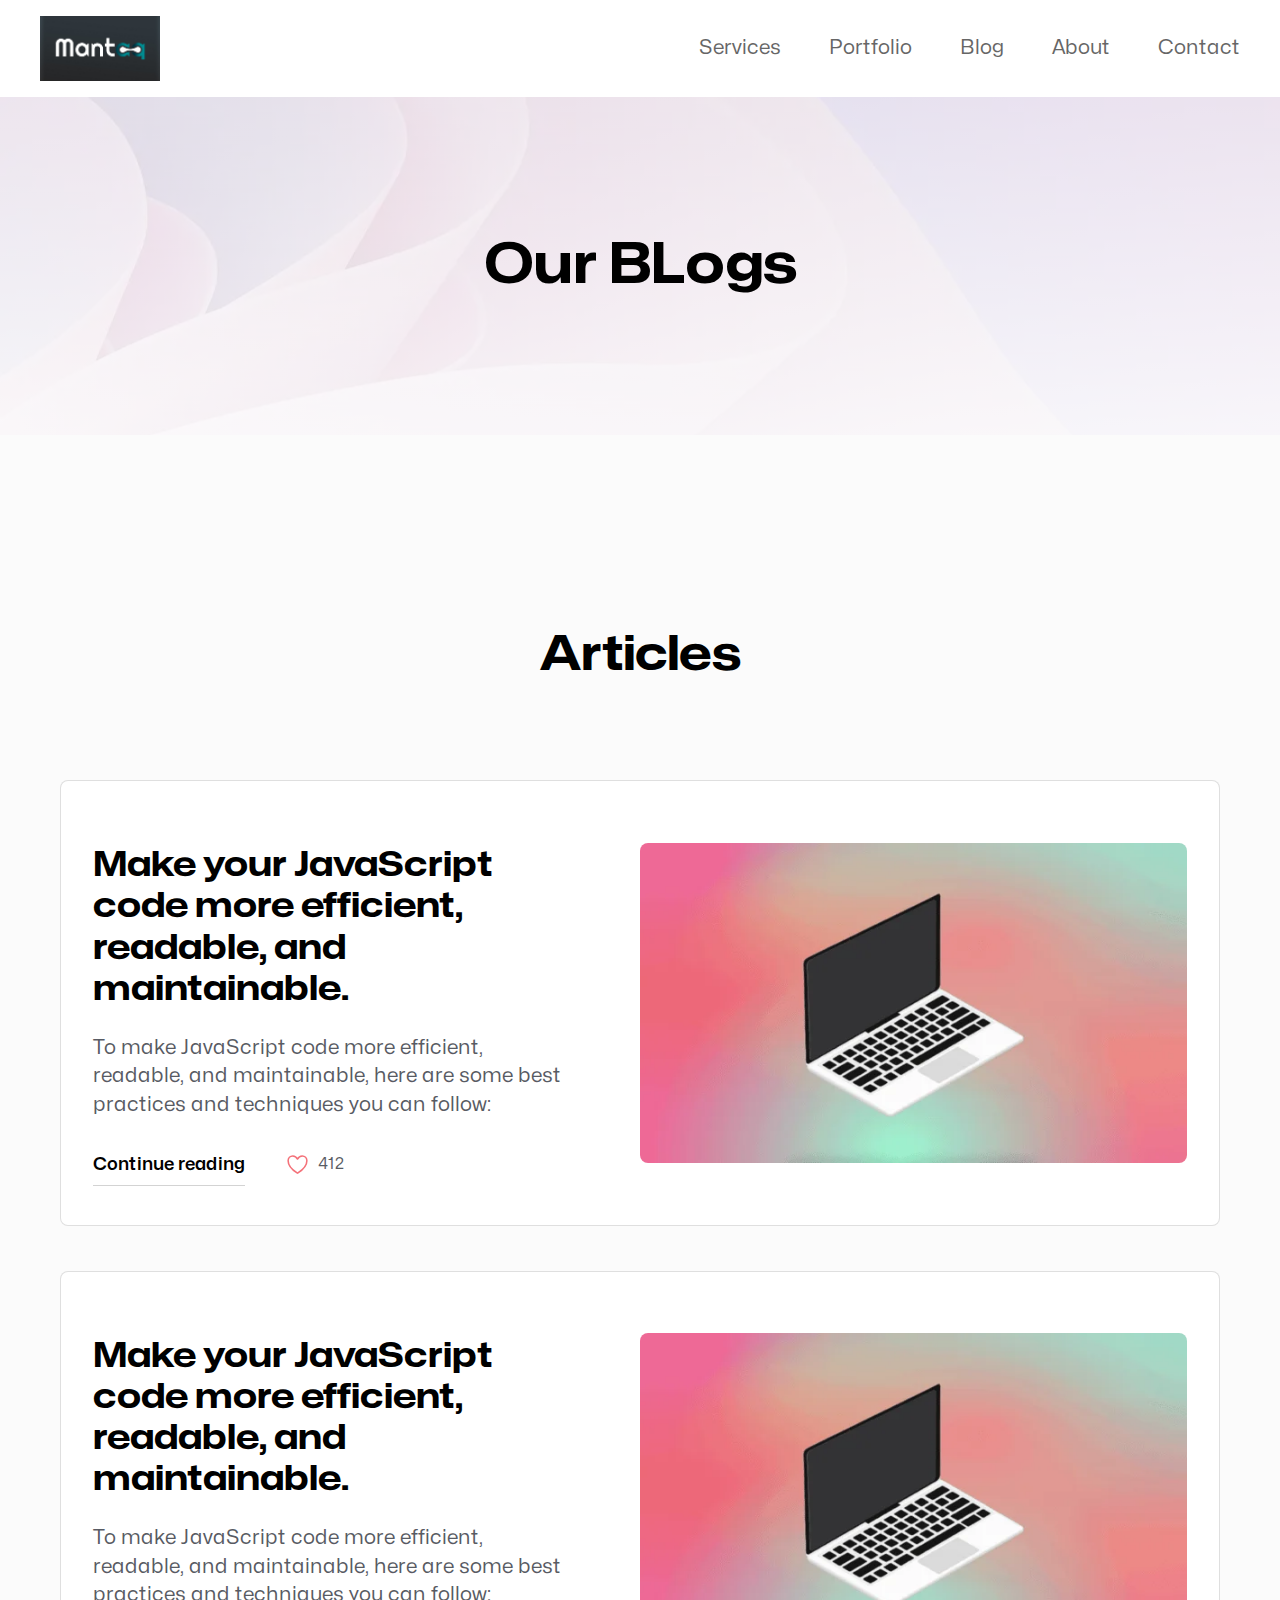
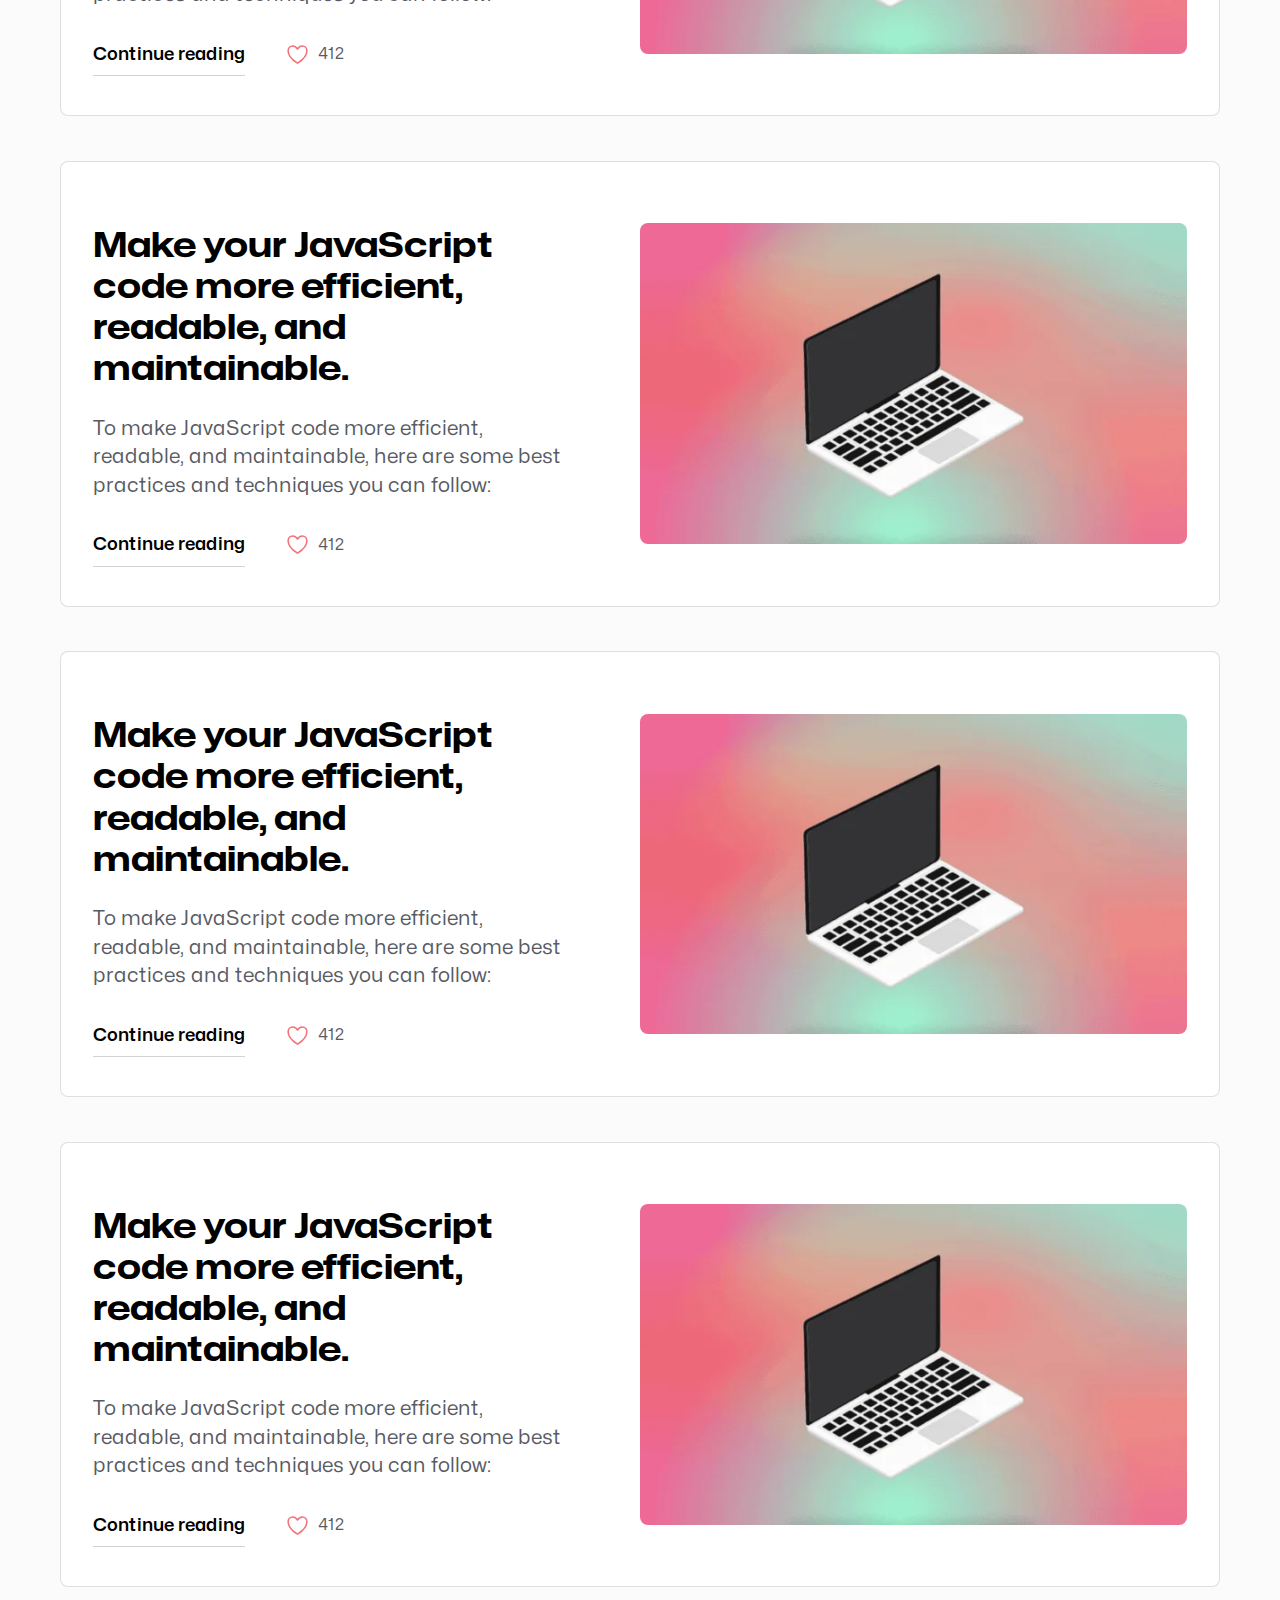
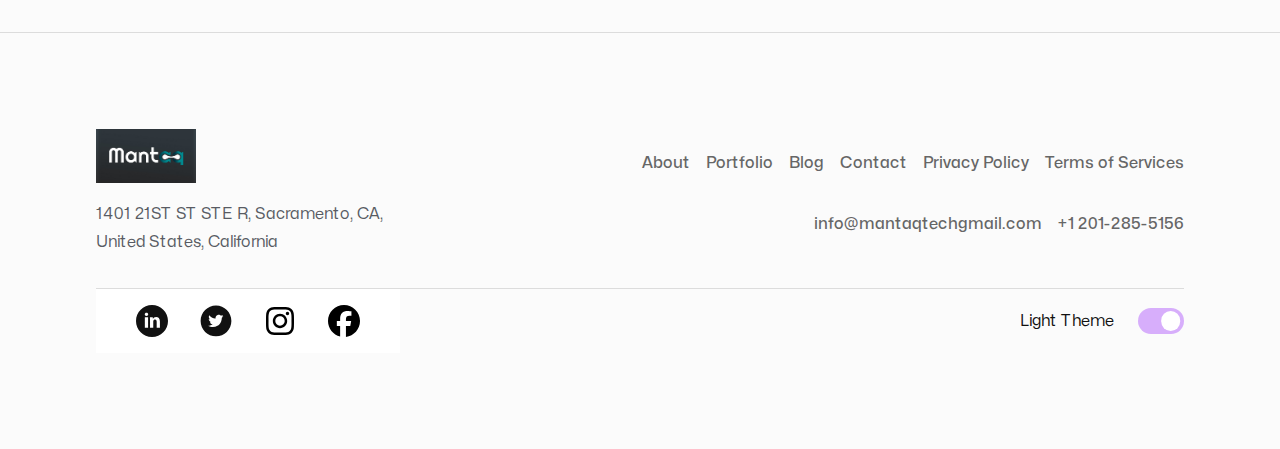
<file: blog.html>
<!DOCTYPE html>
<html lang="en">
<head>
    <meta charset="UTF-8">
    <meta name="viewport" content="width=device-width, initial-scale=1.0">
    <title>Mantaq Tech Blog</title>

  <link rel="stylesheet" href="style.css" />
  <link rel="stylesheet" href="blog.css" />
  <script src="./script.js" defer></script>

</head>
<body>

    <script>
        const theme = localStorage.getItem("theme") || "light";
        document.body.classList.add(theme);
    </script>

    <header class="blog-header">
        <nav>
            <a href="index.html">
                <img src="./assets/images/logo3.jpg" alt="mantaq" class="mantaq-logo">
            </a>
            <img src="./assets/images/menu-icon.svg" alt="menu" class="nav-icons menu-icon">
            <img src="./assets/images/close-icon.svg" alt="close" class="nav-icons close-icon hidden">
            <ul>
                <li><a href="index.html#services">Services</a></li>
                <li><a href="work.html">Portfolio</a></li>
                <li><a href="">Blog</a></li>
                <li><a href="./about.html">About</a></li>
              <li><a href="index.html#contact">Contact</a></li>
            </ul>
        </nav>
       
        <figure class="blog-section container">
            <div class="blog-text-box">
              <h1 class="h1">
                Our BLogs
              </h1>
              
            </div>
        </figure>
    </header>
    <section class="article">
        <div class="container">
          <h2 class="h2" id="blog">Articles</h2>
          <div class="article-boxes">
            <article class="article-box featured-article">
              <div class="article-textbox">
                <div>
                  <h3 class="h3">
                    Make your JavaScript code more efficient, readable, and maintainable.
                  </h3>
                  <p class="article-text">
                    To make JavaScript code more efficient, readable, and maintainable, here are some best
                    practices and
                    techniques you can
                    follow:
                  </p>
                </div>
                <div class="article-info">
                  <a href="https://dev.to/malikhaziq/make-your-javascript-code-more-efficient-readable-and-maintainable-3h12"
                    class="link" target="_blank" rel="noopener">Continue reading</a>
                  <span class="reaction-count">
                    <img src="./assets/images/heart-outline.svg" alt="heart" />
                    412
                  </span>
                </div>
              </div>
              <picture class="article-illustration">
                <img src="assets/images/featured-blog.webp" alt="MacBook Pro" loading="lazy" />
              </picture>
            </article>
            <article class="article-box featured-article">
                <div class="article-textbox">
                  <div>
                    <h3 class="h3">
                      Make your JavaScript code more efficient, readable, and maintainable.
                    </h3>
                    <p class="article-text">
                      To make JavaScript code more efficient, readable, and maintainable, here are some best
                      practices and
                      techniques you can
                      follow:
                    </p>
                  </div>
                  <div class="article-info">
                    <a href="https://dev.to/malikhaziq/make-your-javascript-code-more-efficient-readable-and-maintainable-3h12"
                      class="link" target="_blank" rel="noopener">Continue reading</a>
                    <span class="reaction-count">
                      <img src="./assets/images/heart-outline.svg" alt="heart" />
                      412
                    </span>
                  </div>
                </div>
                <picture class="article-illustration">
                  <img src="assets/images/featured-blog.webp" alt="MacBook Pro" loading="lazy" />
                </picture>
              </article>
              <article class="article-box featured-article">
                <div class="article-textbox">
                  <div>
                    <h3 class="h3">
                      Make your JavaScript code more efficient, readable, and maintainable.
                    </h3>
                    <p class="article-text">
                      To make JavaScript code more efficient, readable, and maintainable, here are some best
                      practices and
                      techniques you can
                      follow:
                    </p>
                  </div>
                  <div class="article-info">
                    <a href="https://dev.to/malikhaziq/make-your-javascript-code-more-efficient-readable-and-maintainable-3h12"
                      class="link" target="_blank" rel="noopener">Continue reading</a>
                    <span class="reaction-count">
                      <img src="./assets/images/heart-outline.svg" alt="heart" />
                      412
                    </span>
                  </div>
                </div>
                <picture class="article-illustration">
                  <img src="assets/images/featured-blog.webp" alt="MacBook Pro" loading="lazy" />
                </picture>
              </article>
              <article class="article-box featured-article">
                <div class="article-textbox">
                  <div>
                    <h3 class="h3">
                      Make your JavaScript code more efficient, readable, and maintainable.
                    </h3>
                    <p class="article-text">
                      To make JavaScript code more efficient, readable, and maintainable, here are some best
                      practices and
                      techniques you can
                      follow:
                    </p>
                  </div>
                  <div class="article-info">
                    <a href="https://dev.to/malikhaziq/make-your-javascript-code-more-efficient-readable-and-maintainable-3h12"
                      class="link" target="_blank" rel="noopener">Continue reading</a>
                    <span class="reaction-count">
                      <img src="./assets/images/heart-outline.svg" alt="heart" />
                      412
                    </span>
                  </div>
                </div>
                <picture class="article-illustration">
                  <img src="assets/images/featured-blog.webp" alt="MacBook Pro" loading="lazy" />
                </picture>
              </article>
              <article class="article-box featured-article">
                <div class="article-textbox">
                  <div>
                    <h3 class="h3">
                      Make your JavaScript code more efficient, readable, and maintainable.
                    </h3>
                    <p class="article-text">
                      To make JavaScript code more efficient, readable, and maintainable, here are some best
                      practices and
                      techniques you can
                      follow:
                    </p>
                  </div>
                  <div class="article-info">
                    <a href="https://dev.to/malikhaziq/make-your-javascript-code-more-efficient-readable-and-maintainable-3h12"
                      class="link" target="_blank" rel="noopener">Continue reading</a>
                    <span class="reaction-count">
                      <img src="./assets/images/heart-outline.svg" alt="heart" />
                      412
                    </span>
                  </div>
                </div>
                <picture class="article-illustration">
                  <img src="assets/images/featured-blog.webp" alt="MacBook Pro" loading="lazy" />
                </picture>
              </article>
          </div>
        </div>
      </section>
  
      <footer class="footer">
        <div>
          <div class="main-footer">
            <aside class="footer-logo-section">
              <img src="./assets/images/logo3.jpg" alt="mantaq logo" class="footer-logo">
              <span class="address">1401 21ST ST STE R, Sacramento, CA, United States, California</span>
            </aside>
            <aside class="links-footer">
              <div>
                <!-- <h3 class="footer-link-heading">Company</h3> -->
                <ul class="links-list">
                  <li><a href="about.html" class="footer-link">About</a></li>
                  <li><a href="work.html" class="footer-link">Portfolio</a></li>
                  <li><a href="blog.html" class="footer-link">Blog</a></li>
                  <li><a href="index.html#contact" class="footer-link">Contact</a></li>
                  <li><a href="#" class="footer-link">Privacy&nbsp;Policy</a></li>
                  <li><a href="#" class="footer-link">Terms&nbsp;of&nbsp;Services</a></li>
                </ul>
              </div>
              <div>
                <!-- <h3 class="footer-link-heading">Contact-info</h3> -->
                <ul class="links-list">
                  <li><a href="mailto:info@mantaqtechgmail.com" class="footer-link">info@mantaqtechgmail.com</a></li>
                  <li><a href="callto:+1201-285-5156" class="footer-link">+1 201-285-5156</a></li>
                </ul>
              </div>
            </aside>
          </div>
          <div class="footer-content">
            <nav>
              <ol class="footer-links">
                <li class="footer-link">
                  <a title="Linkedin" href="https://www.linkedin.com/company/mantaq/" target="_blank"
                    rel="noopener"><img loading="lazy" src="assets/images/social-links/linkedin.svg" alt="Linkedin" /></a>
                </li>
                <li class="footer-link">
                  <a title="twitter" href="https://twitter.com/mantaqsolutions?s=11" target="_blank"
                    rel="noopener"><img loading="lazy" src="assets/images/social-links/twitter.svg" alt="twitter" /></a>
                </li>
                <li class="footer-link">
                  <a title="instagram" href="https://www.instagram.com/mantaq_solutions/" target="_blank"
                    rel="noopener"><img loading="lazy" src="assets/images/social-links/instagram.svg" alt="instagram" /></a>
                </li>
                <li class="footer-link">
                  <a title="Facebook" href="https://www.facebook.com/profile.php?id=61554034550531&mibextid=tzlV2A" target="_blank"
                    rel="noopener"><img loading="lazy" src="assets/images/social-links/facebook.svg" alt="Facebook" /></a>
                </li>
              </ol>
            </nav>
            <label class="theme-switch" for="theme-switch">
              <span>Light Theme</span>
              <input type="checkbox" id="theme-switch" role="switch" />
            </label>
          </div>
        </div>
      </footer>

</body>
</html>
</file>
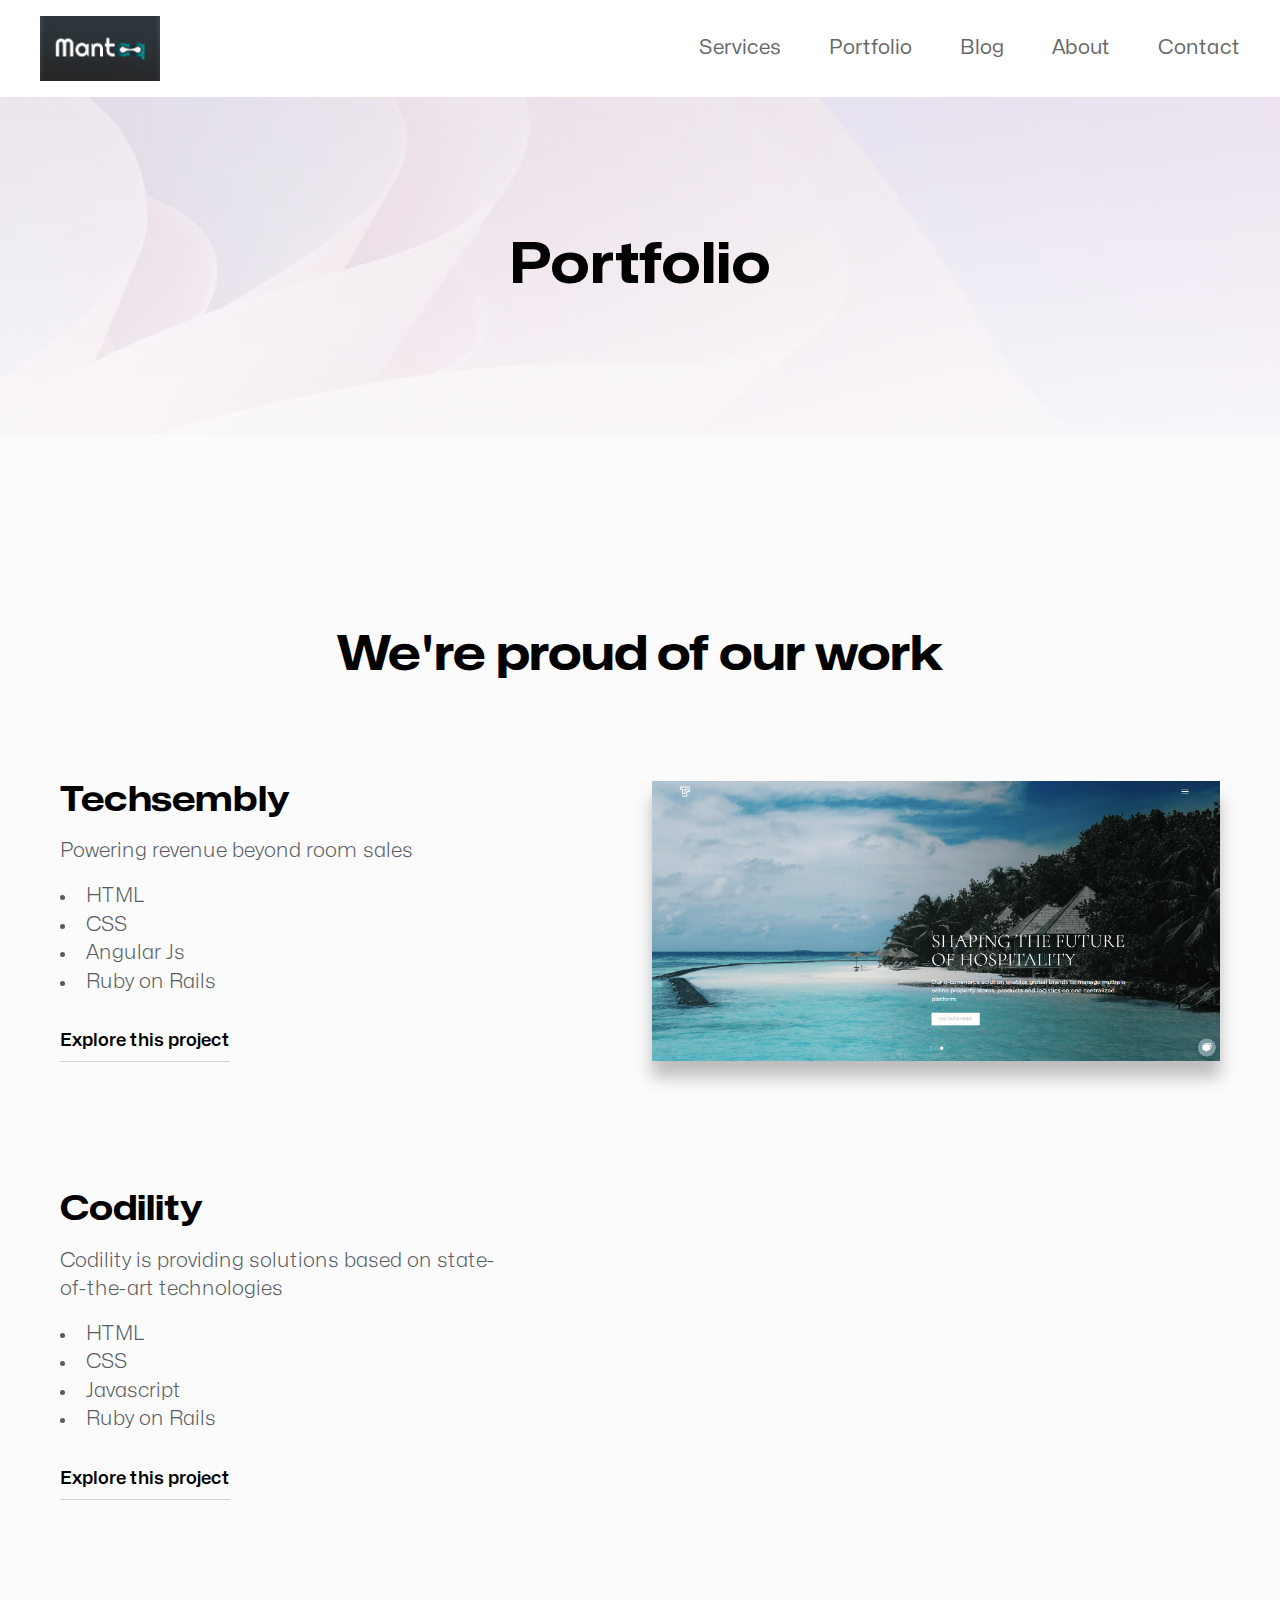
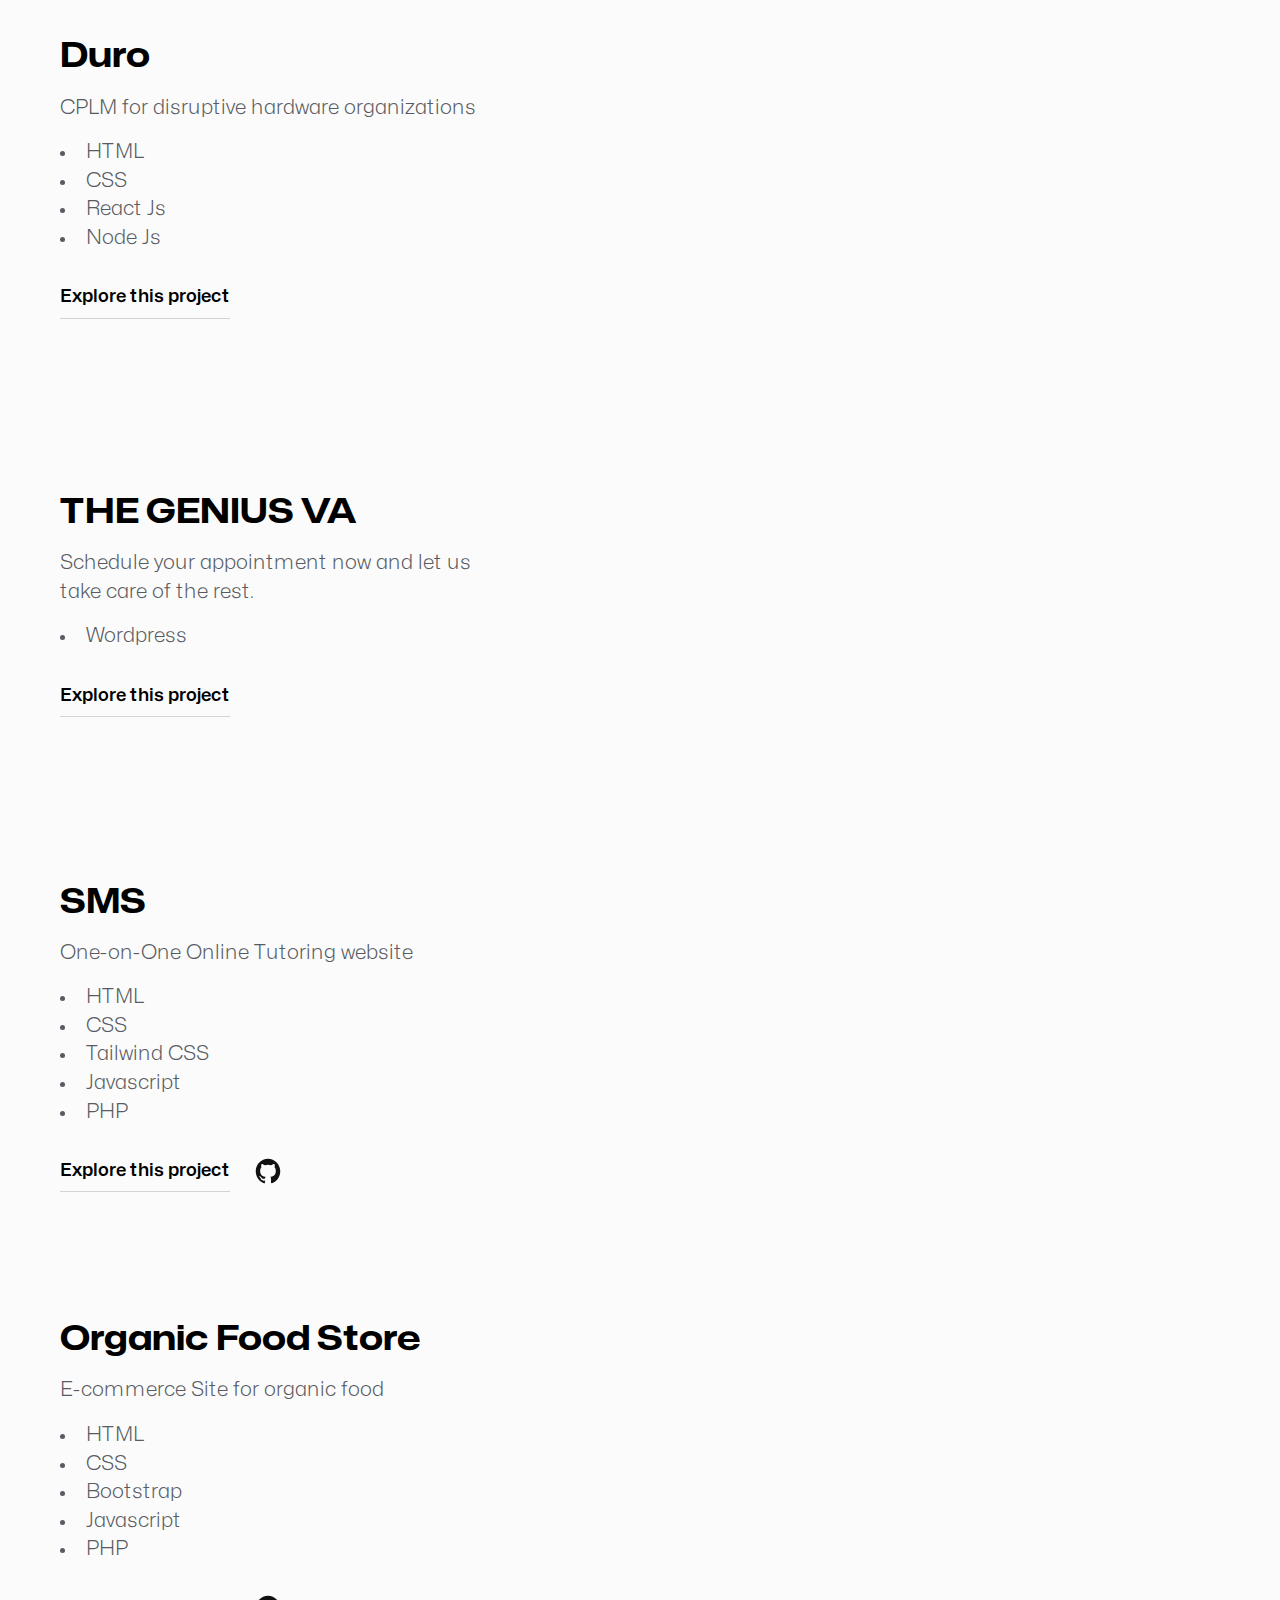
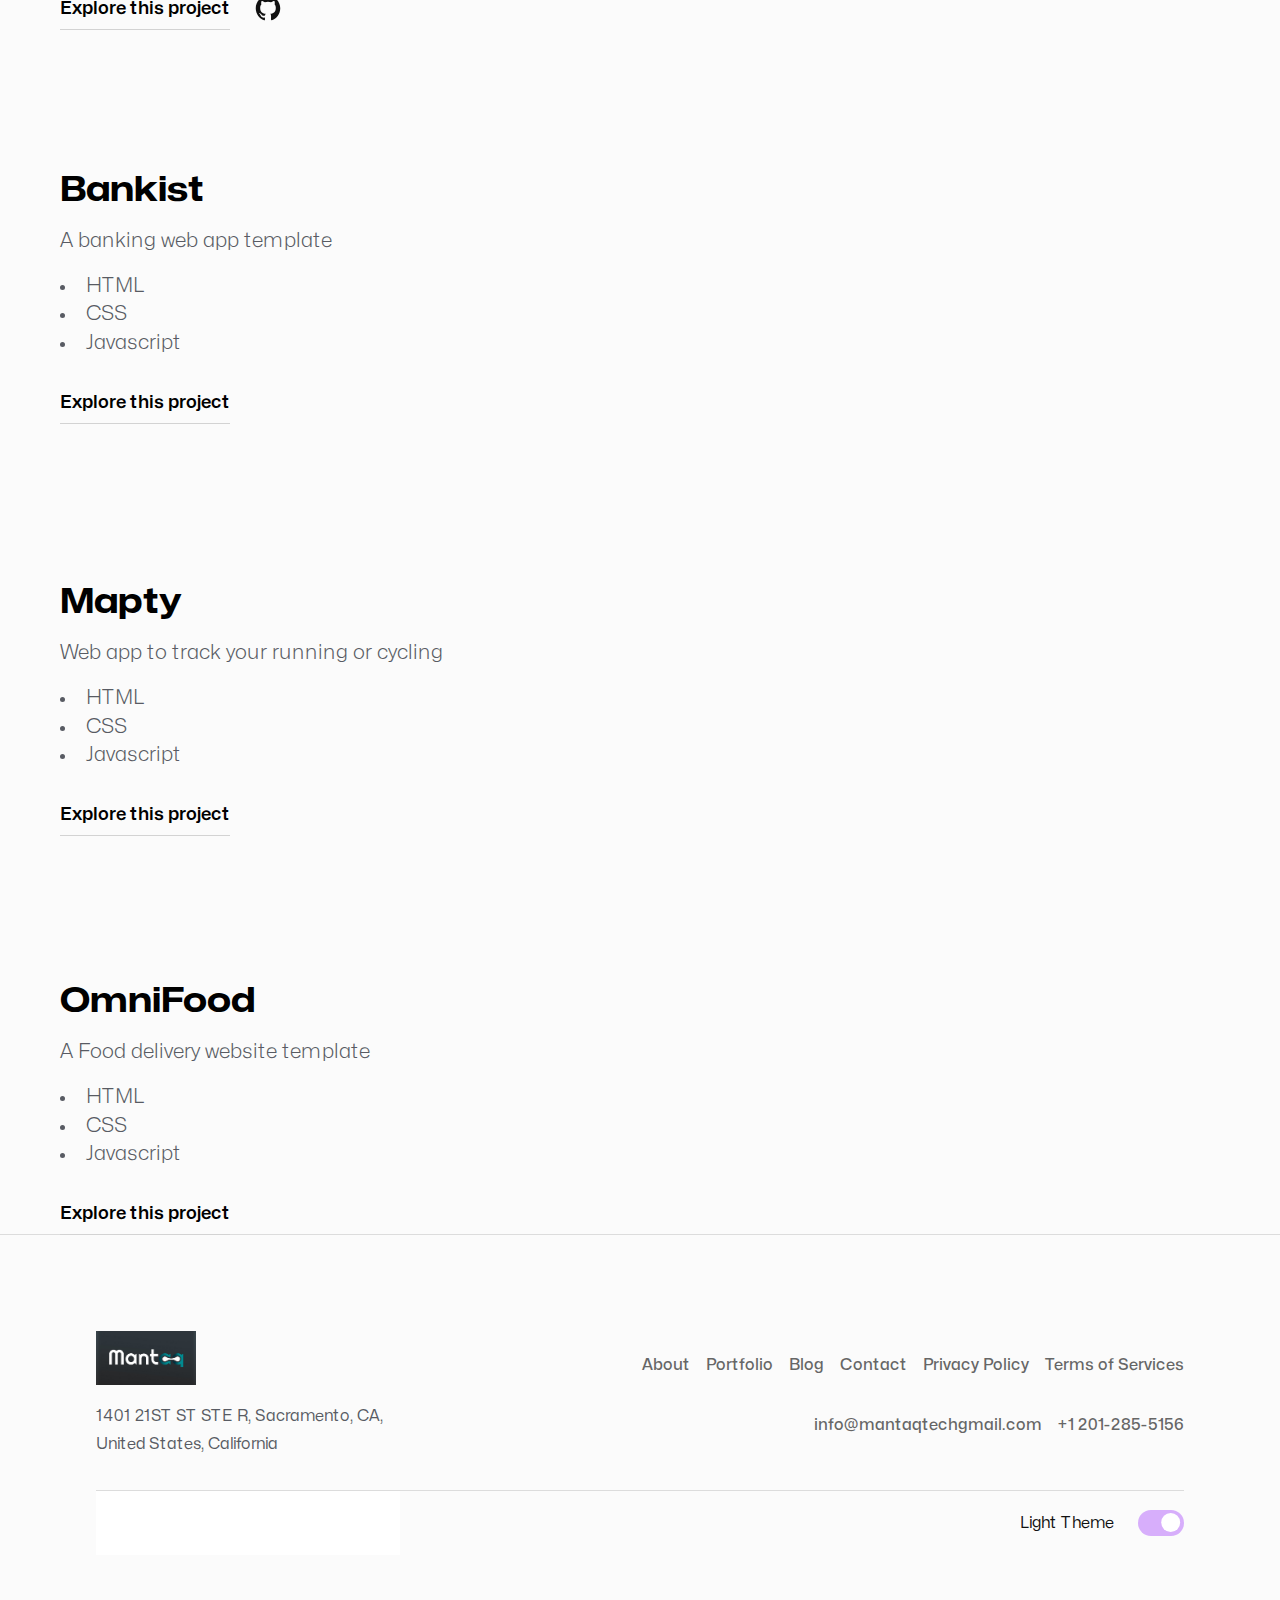
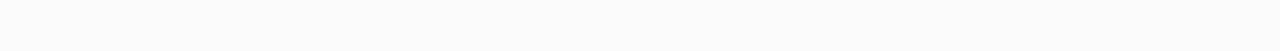
<file: work.html>
<!DOCTYPE html>
<html lang="en">
<head>
    <meta charset="UTF-8">
    <meta name="viewport" content="width=device-width, initial-scale=1.0">
    <title>Mantaq Tech Blog</title>

  <link rel="stylesheet" href="style.css" />
  <link rel="stylesheet" href="work.css" />
  <script src="./script.js" defer></script>

</head>

<body>
    <script>
        const theme = localStorage.getItem("theme") || "light";
        document.body.classList.add(theme);
    </script>

    <header class="work-header">
        <nav>
            <a href="index.html">
                <img src="./assets/images/logo3.jpg" alt="mantaq" class="mantaq-logo">
            </a>
            <img src="./assets/images/menu-icon.svg" alt="menu" class="nav-icons menu-icon">
            <img src="./assets/images/close-icon.svg" alt="close" class="nav-icons close-icon hidden">
            <ul>
                <li><a href="index.html#services">Services</a></li>
                <li><a href="/">Portfolio</a></li>
                <li><a href="./blog.html">Blog</a></li>
                <li><a href="./about.html">About</a></li>
              <li><a href="index.html#contact">Contact</a></li>
            </ul>
        </nav>
    
        <figure class="work-section container">
            <div class="work-text-box">
              <h1 class="h1">
                Portfolio
              </h1>
            </div>
        </figure>
    </header>

    <section class="work" aria-label="hidden">
        <div class="container">
          <h2 class="h2" id="work">We're proud of our work</h2>
          <div class="work-boxes">
            <div class="work-box">
              <div class="work-textbox">
                <h3 class="h3">Techsembly</h3>
                <p class="work-text">Powering revenue beyond room sales</p>
                <ol class="work-technologies">
                  <li>HTML</li>
                  <li>CSS</li>
                  <li>Angular Js</li>
                  <li>Ruby on Rails</li>
                </ol>
                <div class="work-links">
                  <a href="https://chars.techsembly.com/rafflestest" target="_blank" rel="noopener" class="link">Explore this
                    project</a> 
                </div>
              </div>
              <picture class="work-img">
                <img loading="lazy" src="assets/images/work/techsembly.png" alt="Techsembly" />
              </picture>
            </div>
  
            <div class="work-box">
              <div class="work-textbox">
                <h3 class="h3">Codility</h3>
                <p class="work-text">Codility is providing solutions based on state-of-the-art technologies</p>
                <ol class="work-technologies">
                  <li>HTML</li>
                  <li>CSS</li>
                  <li>Javascript</li>
                  <li>Ruby on Rails</li>
                </ol>
                <div class="work-links">
                  <a href="https://codility.co/" target="_blank" rel="noopener" class="link">Explore this
                    project</a> 
                </div>
              </div>
              <picture class="work-img">
                <img loading="lazy" src="assets/images/work/codility.png" alt="Codility" />
              </picture>
            </div>
  
            <div class="work-box">
              <div class="work-textbox">
                <h3 class="h3">Duro</h3>
                <p class="work-text">CPLM for disruptive hardware organizations</p>
                <ol class="work-technologies">
                  <li>HTML</li>
                  <li>CSS</li>
                  <li>React Js</li>
                  <li>Node Js</li>
                </ol>
                <div class="work-links">
                  <a href="https://www.durolabs.co" target="_blank" rel="noopener" class="link">Explore this
                    project</a> 
                </div>
              </div>
              <picture class="work-img">
                <img loading="lazy" src="assets/images/work/durolabs.png" alt="durolabs" />
              </picture>
            </div>
  
            <div class="work-box">
              <div class="work-textbox">
                <h3 class="h3">THE GENIUS VA</h3>
                <p class="work-text">Schedule your appointment now and let us take care of the rest. </p>
                <ol class="work-technologies">
                  <li>Wordpress</li>
                </ol>
                <div class="work-links">
                  <a href="https://thegeniusva.com" target="_blank" rel="noopener" class="link">Explore this
                    project</a> 
                </div>
              </div>
              <picture class="work-img">
                <img loading="lazy" src="assets/images/work/thegeniusva.png" alt="The genius VA" />
              </picture>
            </div>
  
            <div class="work-box">
              <div class="work-textbox">
                <h3 class="h3">SMS</h3>
                <p class="work-text">One-on-One Online Tutoring website </p>
                <ol class="work-technologies">
                  <li>HTML</li>
                  <li>CSS</li>
                  <li>Tailwind CSS</li>
                  <li>Javascript</li>
                  <li>PHP</li>
                </ol>
                <div class="work-links">
                  <a href="https://sciencemathsmart.com" target="_blank" rel="noopener" class="link">Explore this
                    project</a>
                  <a href="https://github.com/Malik-Haziq/ScienceMathSmart" target="_blank" rel="noopener"
                    title="Source code">
                    <img src="assets/images/social-links/github.svg" alt="GitHub" loading="lazy" />
                  </a>
                </div>
              </div>
              <picture class="work-img">
                <img loading="lazy" src="assets/images/work/sms.PNG" alt="Science Math Smart" />
              </picture>
            </div>
  
            <div class="work-box">
              <div class="work-textbox">
  
                <h3 class="h3">Organic Food Store</h3>
  
                <p class="work-text">E-commerce Site for organic food</p>
                <ol class="work-technologies">
                  <li>HTML</li>
                  <li>CSS</li>
                  <li>Bootstrap</li>
                  <li>Javascript</li>
                  <li>PHP</li>
                </ol>
                <div class="work-links">
  
                  <a href="https://github.com/Toqeernaqvi/organicFoodWebsite" target="_blank" rel="noopener"
                    class="link">Explore this
                    project</a>
  
                  <a href="https://github.com/Toqeernaqvi/organicFoodWebsite" target="_blank" rel="noopener"
                    title="Source code">
                    <img src="assets/images/social-links/github.svg" alt="GitHub" loading="lazy" />
                  </a>
                </div>
              </div>
              <picture class="work-img">
                <img loading="lazy" src="assets/images/work/organic-food.PNG" alt="organic food website screenshot" />
              </picture>
            </div>
  
            <div class="work-box">
              <div class="work-textbox">
  
                <h3 class="h3">Bankist</h3>
  
                <p class="work-text">A banking web app template</p>
                <ol class="work-technologies">
                  <li>HTML</li>
                  <li>CSS</li>
                  <li>Javascript</li>
                </ol>
                <div class="work-links">
  
                  <a href="https://bankist-p.netlify.app" target="_blank" rel="noopener" class="link">Explore
                    this
                    project</a>
                </div>
              </div>
              <picture class="work-img">
                <img loading="lazy" src="assets/images/work/bankist.PNG" alt="bankist web app template" />
              </picture>
            </div>
  
            <div class="work-box">
              <div class="work-textbox">
  
                <h3 class="h3">Mapty</h3>
  
                <p class="work-text">Web app to track your running or cycling</p>
                <ol class="work-technologies">
                  <li>HTML</li>
                  <li>CSS</li>
                  <li>Javascript</li>
                </ol>
                <div class="work-links">
  
                  <a href="https://mapty-p.netlify.app/" target="_blank" rel="noopener" class="link">Explore
                    this
                    project</a>
                </div>
              </div>
              <picture class="work-img">
                <img loading="lazy" src="assets/images/work/matpy.PNG" alt="mapty web app template" />
              </picture>
            </div>
  
            <div class="work-box">
              <div class="work-textbox">
  
                <h3 class="h3">OmniFood</h3>
  
                <p class="work-text">A Food delivery website template </p>
                <ol class="work-technologies">
                  <li>HTML</li>
                  <li>CSS</li>
                  <li>Javascript</li>
                </ol>
                <div class="work-links">
  
                  <a href="https://omni-food-p.netlify.app/" target="_blank" rel="noopener" class="link">Explore
                    this
                    project</a>
                </div>
              </div>
              <picture class="work-img">
                <img loading="lazy" src="assets/images/work/omnifood.PNG" alt="omnifood website template" />
              </picture>
            </div>
  
          </div>
        </div>
      </section>

      <footer class="footer">
        <div>
          <div class="main-footer">
            <aside class="footer-logo-section">
              <img src="./assets/images/logo3.jpg" alt="mantaq logo" class="footer-logo">
              <span class="address">1401 21ST ST STE R, Sacramento, CA, United States, California</span>
            </aside>
            <aside class="links-footer">
              <div>
                <!-- <h3 class="footer-link-heading">Company</h3> -->
                <ul class="links-list">
                  <li><a href="about.html" class="footer-link">About</a></li>
                  <li><a href="work.html" class="footer-link">Portfolio</a></li>
                  <li><a href="blog.html" class="footer-link">Blog</a></li>
                  <li><a href="index.html#contact" class="footer-link">Contact</a></li>
                  <li><a href="#" class="footer-link">Privacy&nbsp;Policy</a></li>
                  <li><a href="#" class="footer-link">Terms&nbsp;of&nbsp;Services</a></li>
                </ul>
              </div>
              <div>
                <!-- <h3 class="footer-link-heading">Contact-info</h3> -->
                <ul class="links-list">
                  <li><a href="mailto:info@mantaqtechgmail.com" class="footer-link">info@mantaqtechgmail.com</a></li>
                  <li><a href="callto:+1201-285-5156" class="footer-link">+1 201-285-5156</a></li>
                </ul>
              </div>
            </aside>
          </div>
          <div class="footer-content">
            <nav>
              <ol class="footer-links">
                <li class="footer-link">
                  <a title="Linkedin" href="https://www.linkedin.com/company/mantaq/" target="_blank"
                    rel="noopener"><img loading="lazy" src="assets/images/social-links/linkedin.svg" alt="Linkedin" /></a>
                </li>
                <li class="footer-link">
                  <a title="twitter" href="https://twitter.com/mantaqsolutions?s=11" target="_blank"
                    rel="noopener"><img loading="lazy" src="assets/images/social-links/twitter.svg" alt="twitter" /></a>
                </li>
                <li class="footer-link">
                  <a title="instagram" href="https://www.instagram.com/mantaq_solutions/" target="_blank"
                    rel="noopener"><img loading="lazy" src="assets/images/social-links/instagram.svg" alt="instagram" /></a>
                </li>
                <li class="footer-link">
                  <a title="Facebook" href="https://www.facebook.com/profile.php?id=61554034550531&mibextid=tzlV2A" target="_blank"
                    rel="noopener"><img loading="lazy" src="assets/images/social-links/facebook.svg" alt="Facebook" /></a>
                </li>
              </ol>
            </nav>
            <label class="theme-switch" for="theme-switch">
              <span>Light Theme</span>
              <input type="checkbox" id="theme-switch" role="switch" />
            </label>
          </div>
        </div>
      </footer>
</body>
</file>
<file: style.css>
/* --------------------------------- */
/* ----- Basic Setup -----*/
/* --------------------------------- */

@font-face {
  font-family: "Mona Sans";
  src: url("assets/fonts/Mona-Sans.woff2") format("woff2 supports variations"),
    url("assets/fonts/Mona-Sans.woff2") format("woff2-variations");
  font-display: swap;
  font-weight: 200 900;
  font-stretch: 75% 125%;
}

:root {
  --h1: 3.5rem;
  --h2: 3rem;
  --h3: 2.145rem;
  --h4: 1.5rem;
  --text-large: 1.6rem;
  --text-medium: 1.275rem;
  --text-small: 1.125rem;
  --text-x-small: 1rem;

  --gradient-brand: radial-gradient(
      at 60% 31%,
      rgb(255, 131, 139) 0px,
      transparent 50%
    ),
    radial-gradient(at 48% 98%, rgba(0, 255, 166, 0.707) 0px, transparent 50%),
    radial-gradient(at 84% 67%, rgb(255, 129, 125) 0px, transparent 50%),
    radial-gradient(at 16% 47%, rgb(255, 90, 112) 0px, transparent 50%),
    radial-gradient(at 73% 11%, rgb(115, 255, 225) 0px, transparent 50%),
    radial-gradient(at 49% 37%, rgba(255, 249, 89, 0.695) 0px, transparent 50%),
    radial-gradient(at 70% 21%, rgba(58, 255, 186, 0.715) 0px, transparent 50%);
  --easing: cubic-bezier(0.86, 0, 0.07, 1);

  --site-max-width: 1280px;
  --gutter-nano: 0.5rem;
  --gutter-micro: 1rem;
  --gutter-x-small: 1.5rem;
  --gutter-small: 2rem;
  --gutter-medium: 2.5rem;
  --gutter-large: 3rem;
  --gutter-x-large: 6rem;
  --gutter-huge: 12rem;

  --scroll-padding: 4.375rem;
  --radius: 85px;
}

body.dark {
  --bg-color-primary: #0c0a0a;
  --bg-color-secondary: #161211;
  --important: #fff;
  --sub: #c3c3c3;
  --light: #7c7777;
  --body: #989898;
  --border: #c0c0c015;
  --border-dark: #c0c0c02f;
  --gradient-border: linear-gradient(to left bottom, #777, #0e0d0d);
  --shadow: 0 1rem 1rem #00000040;
}

body.light {
  --bg-color-primary: #fbfbfb;
  --bg-color-secondary: #ffffff;
  --important: #000;
  --sub: #111;
  --light: #666;
  --body: #585b63;
  --border: #62626234;
  --border-dark: #5e5e5e1f;
  --gradient-border: linear-gradient(to left bottom, #000000c6, #0e0d0d00);
  --shadow: 0 1rem 1rem rgba(0, 0, 0, 0.25);
}

*,
*::after,
*::before {
  margin: 0;
  padding: 0;
  box-sizing: inherit;
}

html {
  font-family: "Mona Sans", sans-serif;
  box-sizing: border-box;
  scroll-padding-top: var(--scroll-padding);
  scroll-behavior: smooth;
}

/* Ensure that our site is accessible to users who may have vestibular disorders */

@media (prefers-reduced-motion: reduce) {
  html {
    scroll-behavior: auto;
  }
}

@media (max-width: 1200px) {
  html {
    font-size: 90%;
  }
}

@media (max-width: 645px) {
  html {
    font-size: 80%;
  }
}

body {
  font-size: var(--text-medium);
  color: var(--body);
  background-color: var(--bg-color-primary);
  line-height: 1.4;
  text-rendering: optimizeLegibility;
  overflow-x: hidden;
}

/* Improve media defaults */

picture,
svg,
img {
  display: block;
  max-inline-size: 100%;
  object-fit: contain;
}

textarea {
  resize: none;
}

/* --------------------------------- */
/* ----- Typography -----*/
/* --------------------------------- */

input,
textarea,
button {
  font: inherit;
}

p,
h1,
h2,
h3,
.h4 {
  overflow-wrap: break-word;
}

h1,
h2,
h3,
.h4 {
  font-stretch: 125%;
  line-height: 1.2;
  color: var(--important);
}

.h1 {
  font-size: var(--h1);
}

.h2 {
  font-size: var(--h2);
  text-align: center;
}

.h3 {
  font-size: var(--h3);
}

.h4 {
  font-size: var(--h4);
}

@media (max-width: 845px) {
  :root {
    --h1: 2.845rem;
    --h2: 2.45rem;
    --h3: 1.85rem;
  }
}

@media (max-width: 700px) {
  :root {
    --h1: 2.545rem;
  }
}

@media (max-width: 545px) {
  :root {
    --h1: 2.4rem;
    --text-large: 1.5rem;
  }
}

@media (max-width: 485px) {
  :root {
    --h1: 2.145rem;
    --h2: 1.875rem;
    --h3: 1.6rem;
    --text-large: 1.345rem;
  }
}

/* --------------------------------- */
/* ----- Utilities -----*/
/* --------------------------------- */

/* Center and constrain the width of page sections */

.container {
  max-inline-size: var(--site-max-width);
  margin-inline: auto;
}

@media (max-width: 1375px) {
  :root {
    --site-max-width: 1160px;
  }
}

@media (max-width: 1275px) {
  .container {
    padding-inline: var(--gutter-small);
  }
}

@media (max-width: 1200px) {
  .container {
    padding-inline: var(--gutter-medium);
  }
}

@media (max-width: 575px) {
  .container {
    padding-inline: var(--gutter-small);
  }
}

/* disable scroll when menu is opened */

.lock-screen {
  overflow-y: hidden;
}

/* hides visually and removes from accessibility tree  */

.hidden {
  visibility: hidden;
  transform: translateX(-100%);
}

.transform {
  transform: translateY(6rem);
  opacity: 0;
}

.shown {
  transition: 0.1s;
  color: lightgrey;
}

/* --------------------------------- */
/* ----- Components -----*/
/* --------------------------------- */

.btn {
  font-size: 1.35rem;
  font-weight: 700;
  text-decoration: none;
  text-align: center;
  padding: 18px 60px;
  border-radius: var(--gutter-nano);
  transition: 0.3s all ease-in-out;
  cursor: pointer;
}

@media (max-width: 700px) {
  .btn {
    padding: 16px 48px;
  }
}

@media (max-width: 485px) {
  .btn {
    font-size: 1.2rem;
    padding: 14px 38px;
  }
}

.btn-cta {
  color: var(--bg-color-primary);
  background-color: var(--important);
}

body.dark .btn-cta:hover,
body.dark .btn-cta:focus {
  box-shadow: #ffffff40 0 0 0 var(--gutter-nano);
}

body.light .btn-cta:hover,
body.light .btn-cta:focus {
  box-shadow: #07070733 0 0 0 var(--gutter-nano);
}

.btn-secondary {
  border: 1px solid var(--border-dark);
  color: var(--important);
}

.btn-secondary:hover,
.btn-secondary:focus {
  border-color: var(--important);
}

.link {
  display: inline-block;
  font-weight: 600;
  font-size: var(--text-small);
  padding: var(--gutter-nano) 0;
  text-decoration: none;
  color: var(--important);
  position: relative;
}

.link::after,
.link::before {
  content: "";
  width: 100%;
  height: 1px;
  margin-block-start: var(--gutter-nano);
  position: absolute;
  bottom: -1px;
  left: 0;
  transition: 300ms;
}

body.dark .link::before {
  background-color: #d3d3d357;
}

body.dark .link::after {
  background-color: white;
}

body.light .link::before {
  background-color: lightgray;
}

body.light .link::after {
  background-color: black;
}

.link::after {
  background-color: white;
  transform-origin: left;
  transform: scaleX(0);
}

.link:hover::after,
.link:focus::after {
  transform: scaleX(1);
}

/* shiny-on-hover effect that follows your mouse */

.card {
  position: relative;
}

.card::after {
  content: "";
  position: absolute;
  inset: 0;
  background-image: radial-gradient(
    600px at var(--x) var(--y),
    #fffcfc18,
    transparent 40%
  );
  border-radius: inherit;
  opacity: 0;
  transition: opacity 0.2s;
  filter: blur(25px);
}

.card:hover::after {
  opacity: 1;
}

/* --------------------------------- */
/* ----- Layout -----*/
/* --------------------------------- */

section:not(:first-child) {
  padding-block-start: var(--gutter-huge);
}

section:first-child {
  padding-block-start: 7rem;
}

@media (max-width: 885px) {
  :root {
    --gutter-huge: 8rem;
    --gutter-x-large: 4rem;
  }
}

main {
  border-top: 1px solid var(--border);
  border-top-left-radius: var(--radius);
  border-top-right-radius: var(--radius);
  background-color: var(--bg-color-primary);
  transform: translateY(calc(-1 * var(--radius)));
}

@media (max-width: 1185px) {
  :root {
    --radius: 45px;
  }
}
/* --------------------------------- */
/* ----- Navigation -----*/
/* --------------------------------- */

nav{
  position: relative;
  background: var(--bg-color-secondary);
  display: flex;
  justify-content: space-between;
  padding: var(--gutter-micro) var(--gutter-medium);
  align-items: center;
}

.nav-icons{
  position: absolute;
  right: var(--gutter-medium);
  width: 35px;
  cursor: pointer;
}

.menu-icon{
  display: none;
}

.mantaq-logo{
  cursor: pointer;
}

.mantaq-logo{
  width: 120px;
}

nav ul {
  display: flex;
  gap: var(--gutter-large);
}

nav ul li {
  list-style: none;
}

nav ul li a{
  text-decoration: none;
  color: var(--light);
  transition: .4s;
}

nav ul li a:hover{
  color: var(--sub);
}

@media (max-width: 720px) {
  .menu-icon{
    display: block;
  }

  nav ul{
    background: var(--bg-color-secondary);
    flex-direction: column;
    position: absolute;
    width: 100%;
    left: 0;
    top: 100%;
    padding: var(--gutter-medium) var(--gutter-large);
    transition: .5s;
    transform: translateY(-150%);
  }
}


/* --------------------------------- */
/* ----- Header -----*/
/* --------------------------------- */

.header {
  min-block-size: calc(100vh + var(--radius));
  background-attachment: fixed;
  background-size: cover;
  background-position: center;
  background-repeat: no-repeat;
  position: relative;
}

body.dark .header {
  background-image: linear-gradient(#0000008b, #000000e6),
    url("assets/images/hero-bg.webp");
}

body.light .header {
  background-image: linear-gradient(#ffffffa2, #ffffffe6),
    url("assets/images/hero-bg-light.webp");
}

.header-text {
  font-size: var(--text-large);
  font-weight: 400;
  max-inline-size: 745px;
  margin-block-start: var(--gutter-micro);
  margin-block-end: var(--gutter-medium);
}

.hero-section{
  height: calc(100vh - 94px);
  display: flex;
  align-items: center; 
}

@media (max-width: 1200px) {
  .header-text {
    max-inline-size: 685px;
  }
}

@media (max-width: 845px) {
  .header-text {
    max-inline-size: 585px;
  }
}

.header-btns {
  display: inline-flex;
  gap: var(--gutter-x-small);
}

@media (max-width: 400px) {
  .header-textbox {
    left: 0;
    text-align: center;
    padding-inline: 0.6rem;
  }
  .header-btns {
    flex-direction: column;
    width: 80%;
  }
}

/* --------------------------------- */
/* ----- Clients -----*/
/* --------------------------------- */

.logos {
  display: flex;
  justify-content: space-around;
  align-items: flex-start;
  padding-block-start: var(--gutter-x-large);
}

@media (max-width: 885px) {
  .logos {
    padding-block-start: calc(
      var(--gutter-x-large) + var(--gutter-x-large) - 2rem
    );
  }
}

.logo-group {
  display: flex;
  flex-direction: column;
  align-items: center;
  justify-content: center;
  position: relative;
}

.logo {
  position: absolute;
  top: 0;
  max-block-size: 60px;
  max-inline-size: 150px;
  transition: all 2.4s cubic-bezier(0.25, 1, 0.5, 1);
}

@media (max-width: 845px) {
  .logo {
    max-inline-size: 100px;
  }

  .logo-group:last-child {
    display: none;
  }
}

@media (max-width: 400px) {
  .logo {
    max-inline-size: 85px;
  }
}

.logo.hide {
  opacity: 0;
}

.logo.to-top {
  transform: scale(0.4) translateY(-150px);
}

.logo.to-bottom {
  transform: scale(0.4) translateY(150px);
}

body.dark .logo {
  filter: invert(97%) grayscale(100%) opacity(0.6);
}

body.light .logo {
  filter: grayscale(100%) opacity(0.6);
}

/* --------------------------------- */
/* ----- Featured article -----*/
/* --------------------------------- */

.services{
  display: grid;
  grid-template-columns: repeat(4 ,1fr);
  row-gap: var(--gutter-large);
  gap: var(--gutter-medium);
  padding-block-start: var(--gutter-x-large);
}

.services article{
  display: flex;
  align-items: center;
  justify-content: center;
  gap: var(--gutter-x-small);
  flex-direction: column;
  transition: 1s;
  text-align: center;
}

.services article:hover img{
  scale: 1.2;
}

.services article img{
  max-width: 130px;
  transition: .7s;
  cursor: pointer;
}

@media (max-width: 880px) {
  .services{
    grid-template-columns: repeat(3 ,1fr);
  }
}


@media (max-width: 570px) {
  .services{
    grid-template-columns: repeat(2 ,1fr);
  }
}
/* --------------------------------- */
/* ----- Work -----*/
/* --------------------------------- */

.work-boxes {
  padding-block-start: var(--gutter-x-large);
}

.work-box {
  display: flex;
  justify-content: space-between;
  align-items: center;
}

@media (max-width: 1045px) {
  .work-boxes {
    max-inline-size: fit-content;
    margin-inline: auto;
  }

  .work-box {
    flex-direction: column-reverse;
    align-items: flex-start;
  }

  .work-img {
    margin-block-end: var(--gutter-medium);
  }
}

.work-box:not(:last-child) {
  margin-block-end: var(--gutter-huge);
}

@media (max-width: 1285px) {
  .work-box:not(:last-child) {
    margin-block-end: 8rem;
  }
}

.work-img,
.work-textbox {
  flex-basis: 49%;
}

.work-img {
  max-inline-size: 785px;
  transition: 0.6s all;
}

body.light .work-img {
  box-shadow: var(--shadow);
}

.work-textbox {
  max-inline-size: 445px;
}

@media (max-width: 885px) {
  .work h2 {
    margin-block-start: 45px;
  }
}

@media (max-width: 485px) {
  .work h2 {
    margin-block-start: 0;
  }
}

.work-text {
  margin-block: var(--gutter-micro);
}

.work-technologies {
  list-style-position: inside;
  list-style-type: disc;
  margin-block-end: var(--gutter-x-small);
}

.work-links {
  display: inline-flex;
  align-items: center;
  gap: var(--gutter-x-small);
}

.work-links img {
  block-size: 28px;
  inline-size: 28px;
}

body.dark .work-links img {
  filter: invert(1);
}

/* Github icon */

.work-links > a:last-child {
  transition: 0.3s transform ease-in;
}

.work-links > a:last-child:hover,
.work-links > a:last-child:focus {
  transform: scale(1.1);
}

.work-text,
.contact-text,
.work-technologies {
  font-weight: 300;
}

.work-textbox h3,
.work-text,
.work-technologies,
.work-links {
  --delay: 0.2s;
  animation: slide-up 0.6s cubic-bezier(0.16, 1, 0.3, 1) both;
  animation-play-state: paused;
}

.work-text {
  animation-delay: var(--delay);
}

.work-technologies {
  animation-delay: calc(var(--delay) * 1.5);
}

.work-links {
  animation-delay: calc(var(--delay) * 2);
}

.show-work{
  display: grid;
  place-items: center;
}

.show-work-btn{
  text-decoration: none;
  color: var(--body);
  padding: var(--gutter-nano) var(--gutter-x-small);
  border: 1px solid var(--border);
  border-radius: var(--radius);
  transition: .5s;
  cursor: pointer;
  text-align: center;
}

.show-work-btn:hover{
  color: var(--important);
  border-color: var(--important);
}

@keyframes slide-up {
  from {
    transform: translateY(45px);
    opacity: 0;
  }

  to {
    transform: none;
    opacity: 1;
  }
}

/* --------------------------------- */
/* ----- Articles -----*/
/* --------------------------------- */

.article-boxes {
  display: flex;
  flex-flow: row wrap;
  gap: 3.5%;
  margin-block-start: var(--gutter-x-large);
}

.article-box {
  flex-basis: 31%;
  border: 1px solid var(--border);
  padding: var(--gutter-medium) var(--gutter-small);
  border-radius: var(--gutter-nano);
  background-color: var(--bg-color-secondary);
}

.article-textbox {
  height: 100%;
  display: flex;
  flex-direction: column;
}

.article-text {
  font-size: var(--text-small);
  margin-block: var(--gutter-x-small);
}

.article-info {
  display: flex;
  justify-content: space-between;
  margin-block-start: auto;
}

.reaction-count {
  display: inline-flex;
  align-items: center;
  gap: var(--gutter-nano);
  font-size: initial;
}

@media (max-width: 985px) {
  .article-boxes {
    max-inline-size: 685px;
    margin-inline: auto;
    justify-content: center;
    gap: 4%;
  }
}

@media (max-width: 650px) {
  .featured-article {
    margin-block-end: 0;
  }
}

/* --------------------------------- */
/* ----- Featured article -----*/
/* --------------------------------- */

.featured-article {
  flex-basis: 100%;
  display: flex;
  align-items: center;
  justify-content: space-between;
  margin-block-end: 44.8px;
}

@media (max-width: 985px) {
  .featured-article {
    margin-block-end: 24.4px;
    flex-direction: column-reverse;
  }
}

.featured-article .article-textbox {
  flex-basis: 44%;
}

.featured-article h3 {
  margin-block-start: var(--gutter-x-small);
}

.featured-article .article-illustration {
  flex-basis: 50%;
}

.article-illustration img {
  border-radius: var(--gutter-nano);
}

.featured-article .article-text {
  font-size: var(--text-medium);
}

.featured-article .article-info {
  justify-content: flex-start;
  gap: var(--gutter-medium);
}

/* --------------------------------- */
/* ----- Testimonials -----*/
/* --------------------------------- */

.testimonials {
  display: grid;
  grid-template-columns: repeat(3, 1fr);
  gap: 1px;
  margin-block-start: var(--gutter-x-large);
  list-style-type: none;
  background-image: linear-gradient(
    rgba(88, 88, 88, 0.297),
    rgba(214, 214, 214, 0.082)
  );
}

@media (max-width: 1100px) {
  .testimonials {
    grid-template-columns: repeat(2, 1fr);
  }
}

@media (max-width: 645px) {
  .testimonials {
    grid-template-columns: 1fr;
  }
}

.testimonial {
  display: flex;
  flex-direction: column;
  padding: var(--gutter-small);
  background-color: var(--bg-color-primary);
}

.testimonial-text {
  font-size: var(--text-small);
  margin-block-end: var(--gutter-x-small);
}

.testimonial-author {
  margin-block-start: auto;
  display: flex;
  align-items: center;
  gap: var(--gutter-micro);
}

.testimonial-author-name {
  margin-block-end: 0.3rem;
}

.testimonial-author-name,
.testimonial-author-job {
  font-size: initial;
}

.testimonial-author > img {
  block-size: 52px;
  inline-size: 52px;
  border-radius: 50%;
  background-color: var(--bg-color-secondary);
}
/* --------------------------------- */
/* ----- Skills -----*/
/* --------------------------------- */

.skills-imgs {
  display: flex;
  flex-flow: row wrap;
  justify-content: center;
  gap: var(--gutter-x-large);
  padding-block-start: var(--gutter-x-large);
}

.skills-img {
  block-size: 135px;
  inline-size: 135px;
}

@media (max-width: 1100px) {
  .skills-img {
    block-size: 100px;
    inline-size: 100px;
  }
}

@media (max-width: 810px) {
  .skills-img {
    block-size: 85px;
    inline-size: 85px;
  }
}

@media (max-width: 675px) {
  .skills-imgs {
    gap: var(--gutter-large);
  }
  .skills-img {
    block-size: 70px;
    inline-size: 70px;
  }
}

@media (max-width: 340px) {
  .skills-img {
    block-size: 55px;
    inline-size: 55px;
  }
}

/* --------------------------------- */
/* ----- Contact -----*/
/* --------------------------------- */

.contact-content {
  display: grid;
  grid-template-columns: minmax(245px, 35%) 1fr;
  margin-block: var(--gutter-x-large);
  border: 1px solid var(--border);
  border-radius: var(--gutter-nano);
}

@media (max-width: 1032px) {
  .contact-content {
    display: flex;
    flex-direction: column-reverse;
    max-inline-size: 845px;
    margin-inline: auto;
  }
}

.contact-textbox,
.contact-form {
  padding: var(--gutter-large) var(--gutter-small);
}

.hire-alert {
  display: inline-flex;
  align-items: center;
  gap: var(--gutter-nano);
  font-size: initial;
  padding: var(--gutter-nano) var(--gutter-micro);
  border-radius: var(--gutter-small);
  position: relative;
  z-index: 1;
  margin-block-end: var(--gutter-small);
  color: var(--important);
}

.hire-alert::before,
.hire-alert::after {
  content: "";
  position: absolute;
  inset: 0;
  border-radius: inherit;
}

.hire-alert::after {
  background-image: var(--gradient-border);
  z-index: -2;
}

.hire-alert::before {
  background-color: var(--bg-color-primary);
  inset: 1px;
  z-index: -1;
}

.indicator {
  display: inline-block;
  block-size: var(--gutter-nano);
  inline-size: var(--gutter-nano);
  border-radius: 50%;
  background-color: red;
  animation: blink 550ms alternate infinite var(--easing);
}

@keyframes blink {
  100% {
    opacity: 0;
  }
}

.contact-text {
  margin-block-end: var(--gutter-small);
}

.signatures {
  inline-size: 150px;
}

body.light .signatures {
  filter: invert(1);
}

.contact-form {
  background-color: var(--bg-color-secondary);
  border-top-right-radius: var(--gutter-nano);
  border-bottom-right-radius: var(--gutter-nano);
}

.form-field label,
.form-field input,
.form-field textarea {
  display: block;
  width: 100%;
}

.form-field label {
  color: var(--important);
}

.form-field input,
.form-field textarea {
  font-size: var(--text-small);
  color: var(--sub);
  border: none;
  outline: none;
  border-bottom: 1px solid var(--border);
  background-color: transparent;
}

.form-field input:focus,
.form-field textarea:focus {
  border-color: #888;
}

.form-field input,
.form-field textarea {
  margin-block-end: var(--gutter-small);
  padding: var(--gutter-nano);
  margin-inline: var(--gutter-nano);
}

.form-field label {
  font-size: var(--text-small);
  margin-block-end: var(--gutter-nano);
  margin-inline-start: var(--gutter-nano);
}

.contact-form button[type="submit"] {
  border: none;
}

/* --------------------------------- */
/* ----- Footer -----*/
/* --------------------------------- */

.footer {
  border-top: 1px solid var(--border);
  padding: 0 var(--gutter-x-large);
  padding-block: var(--gutter-x-large);
}

.main-footer{
  display: flex;
  justify-content: space-between;
  border-bottom: 1px solid var(--border);
  padding-bottom: var(--gutter-small);
  gap: var(--gutter-medium);
}

.footer-logo-section{
  flex-basis: 30%;
}

.links-footer{
  flex-basis: 70%;
}

.footer-logo{
  max-width: 100px;
  margin-bottom: var(--gutter-micro);
}

.address{
  font-size: var(--text-x-small);
}

.links-footer{
  display: flex;
  gap: var(--gutter-small);
  flex-direction: column;
  align-items: flex-end;
  justify-content: center;
}

/* .footer-link-heading{
  color: var(--body);
  font-size: var(--text-small);
  font-weight: 500;
  margin-bottom: var(--gutter-micro);
} */

.links-list{
  display: flex;
  /* flex-direction: column; */
  gap: var(--gutter-micro);
  flex-wrap: wrap;
}

.links-list li{
  list-style-type: none;
}

.links-list .footer-link{
  text-decoration: none;
  color: var(--light);
  font-weight: 500;
  font-size: var(--text-x-small);
  transition: .4s;
}

.links-list .footer-link:hover{
  color: var(--sub);
}

@media (max-width: 650px) {
  .main-footer{
    flex-direction: column;
  }

  .links-footer{
    place-content: unset;
  }

  .address{
    font-size: var(--text-small);
  }
}

.footer-content {
  display: flex;
  align-items: center;
  justify-content: space-between;
}

@media (max-width: 875px) {
  .footer-content {
    /* flex-direction: column-reverse; */
    gap: var(--gutter-small);
  }
}


.footer-text a {
  color: var(--sub);
}

.footer-links {
  display: flex;
  gap: var(--gutter-small);
  list-style-type: none;
}

@media (max-width: 1040px) {
  .footer-links {
    gap: var(--gutter-micro);
  }
}

.footer-link img {
  block-size: 32px;
  inline-size: 32px;
}

body.dark .footer-link img {
  filter: invert(1);
}

.theme-switch {
  /* Track */

  --track-size: calc(var(--thumb-size) * 2);
  --track-padding: 0.225rem;
  --track-inactive: hsl(80 0% 80%);
  --track-active: #d7aefb;

  --track-color-inactive: var(--track-inactive);
  --track-color-active: var(--track-active);

  /* Thumb */

  --thumb-position: 0%;
  --thumb-size: 1.2rem;
  --thumb: hsl(0 0% 100%);
  --thumb-highlight: hsla(0, 0%, 0%, 0.056);

  --thumb-color: var(--thumb);
  --thumb-color-highlight: var(--thumb-highlight);
}

.theme-switch {
  display: flex;
  align-items: center;
  gap: 2ch;
  user-select: none;
  -webkit-tap-highlight-color: transparent;
}

.theme-switch > span,
.theme-switch > input {
  cursor: pointer;
}

.theme-switch span {
  font-size: var(--text-x-small);
  color: var(--sub);
}

.theme-switch > input {
  -webkit-appearance: none;
  -moz-appearance: none;
  appearance: none;
  box-sizing: content-box;
  inline-size: var(--track-size);
  block-size: var(--thumb-size);
  padding: var(--track-padding);
  background-color: var(--track-color-inactive);
  border-radius: var(--track-size);
}

.theme-switch > input::after {
  display: block;
  content: "";
  inline-size: var(--thumb-size);
  block-size: var(--thumb-size);
  background-color: var(--thumb-color);
  border-radius: 50%;
  transform: translateX(var(--thumb-position));
  transition: 500ms all cubic-bezier(0.45, 0.05, 0.22, 1.3);
}

input:checked {
  --thumb-position: 100%;
  background-color: var(--track-active);
}
</file>
<file: about.css>
body.dark .about-header {
    background-image: linear-gradient(#0000008b, #000000e6),
      url("assets/images/about/about-bg.webp");
}

body.light .about-header {
    background-image: linear-gradient(#ffffffa2, #ffffffe6),
        url("assets/images/about/about-bg.webp");
}

.about-header{
    background-attachment: fixed;
    background-size: cover;
    background-position: center;
    background-repeat: no-repeat;
}

.about-section{
    height: calc(50vh - 112px);
    display: flex;
    align-items: center;
    justify-content: center;
}

.about-details-section{
    display: flex;
    justify-content: space-between;
    align-items: center;
    gap: var(--gutter-large);

}

.about-details-text-box{
    flex-basis: 60%;
}

.about-details-img{
    flex-basis: 40%;
}

.about-details-img img{
    border-radius: 20px;
}

.om-section{
    flex-direction: row-reverse;
}
@media (max-width: 920px) {
    .about-details-text-box{
        flex-basis: 50%;
    }
    
    .about-details-img{
        flex-basis: 50%;
    }
}

@media (max-width: 720px) {
    .about-details-section{
        flex-direction: column;
    }
    .om-section{
        flex-direction: column;
    }
    
}


.team-section{
    padding-block-start: var(--gutter-x-large);
    display: grid;
    grid-template-columns: repeat(4, 1fr);
    row-gap: var(--gutter-medium);
    column-gap: var(--gutter-x-small);
    place-items: center;
    margin-block-end: var(--gutter-x-large);
}

.team-member{
    display: flex;
    align-items: center;
    justify-content: center;
    flex-direction: column;
    max-width: 200px;
}

.member-img{
    min-width: 180px;
    border-radius: 100%;
    margin-bottom: var(--gutter-micro);
}

.member-position{
    font-size: var(--text-small);
    color: var(--body);
}

@media (max-width: 885px) {
    .member-img{
        min-width: 100px;
    }
}

@media (max-width: 720px) {
    .team-section{
        grid-template-columns: repeat(3, 1fr);
    }
}

@media (max-width: 550px) {
    .team-section{
        grid-template-columns: repeat(2, 1fr);
    }
    .member-img{
        min-width: 150px;
    }
}
</file>
<file: blog.css>
@media (max-width: 1200px) {
  html {
    font-size: 90%;
  }
}

@media (max-width: 645px) {
  html {
    font-size: 80%;
  }
}
  
.blog-section{
    height: calc(50vh - 112px);
    display: flex;
    align-items: center;
    justify-content: center;
}

body.dark .blog-header {
    background-image: linear-gradient(#0000008b, #000000e6),
      url("assets/images/hero-bg.webp");
}

body.light .blog-header {
    background-image: linear-gradient(#ffffffa2, #ffffffe6),
      url("assets/images/hero-bg-light.webp");
}
</file>
<file: work.css>
.work-section{
    height: calc(50vh - 112px);
    display: flex;
    align-items: center;
    justify-content: center;
}

body.dark .work-header {
    background-image: linear-gradient(#0000008b, #000000e6),
      url("assets/images/hero-bg.webp");
}

body.light .work-header {
    background-image: linear-gradient(#ffffffa2, #ffffffe6),
      url("assets/images/hero-bg-light.webp");
}
</file>
